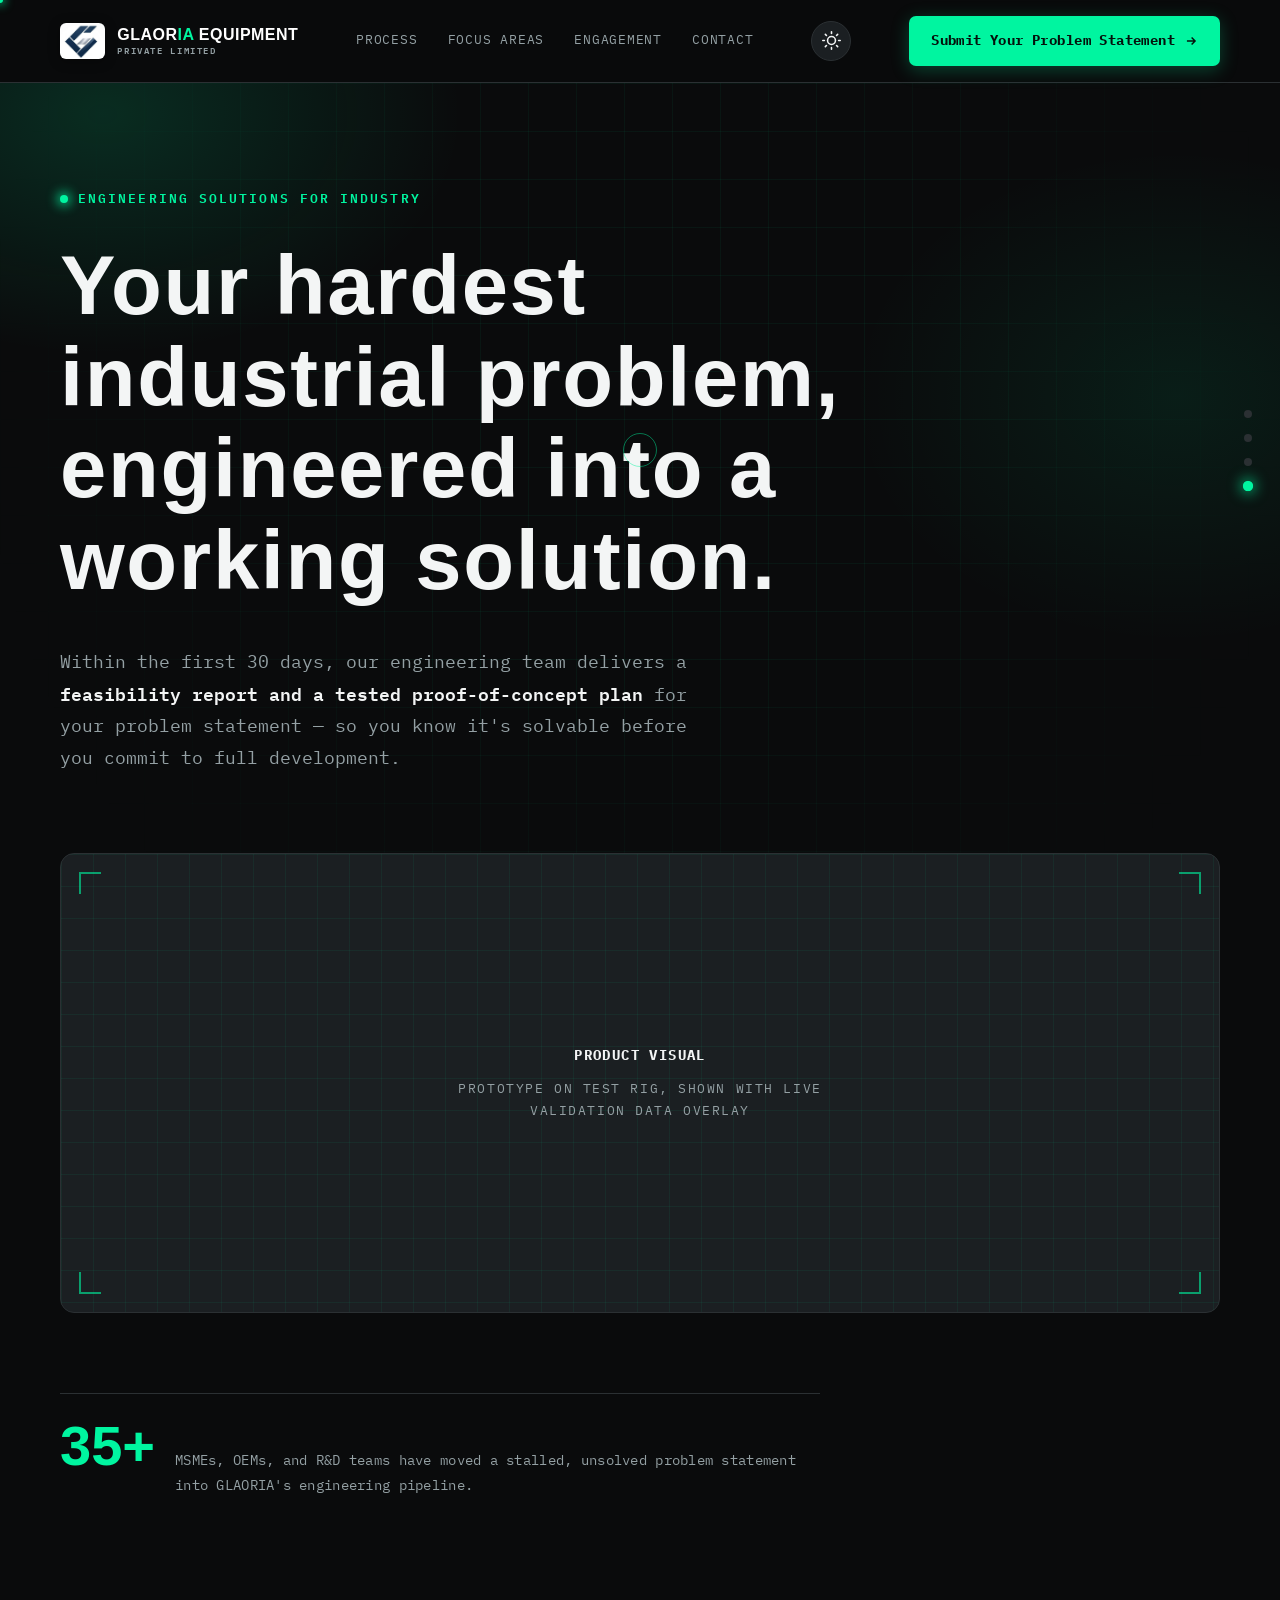
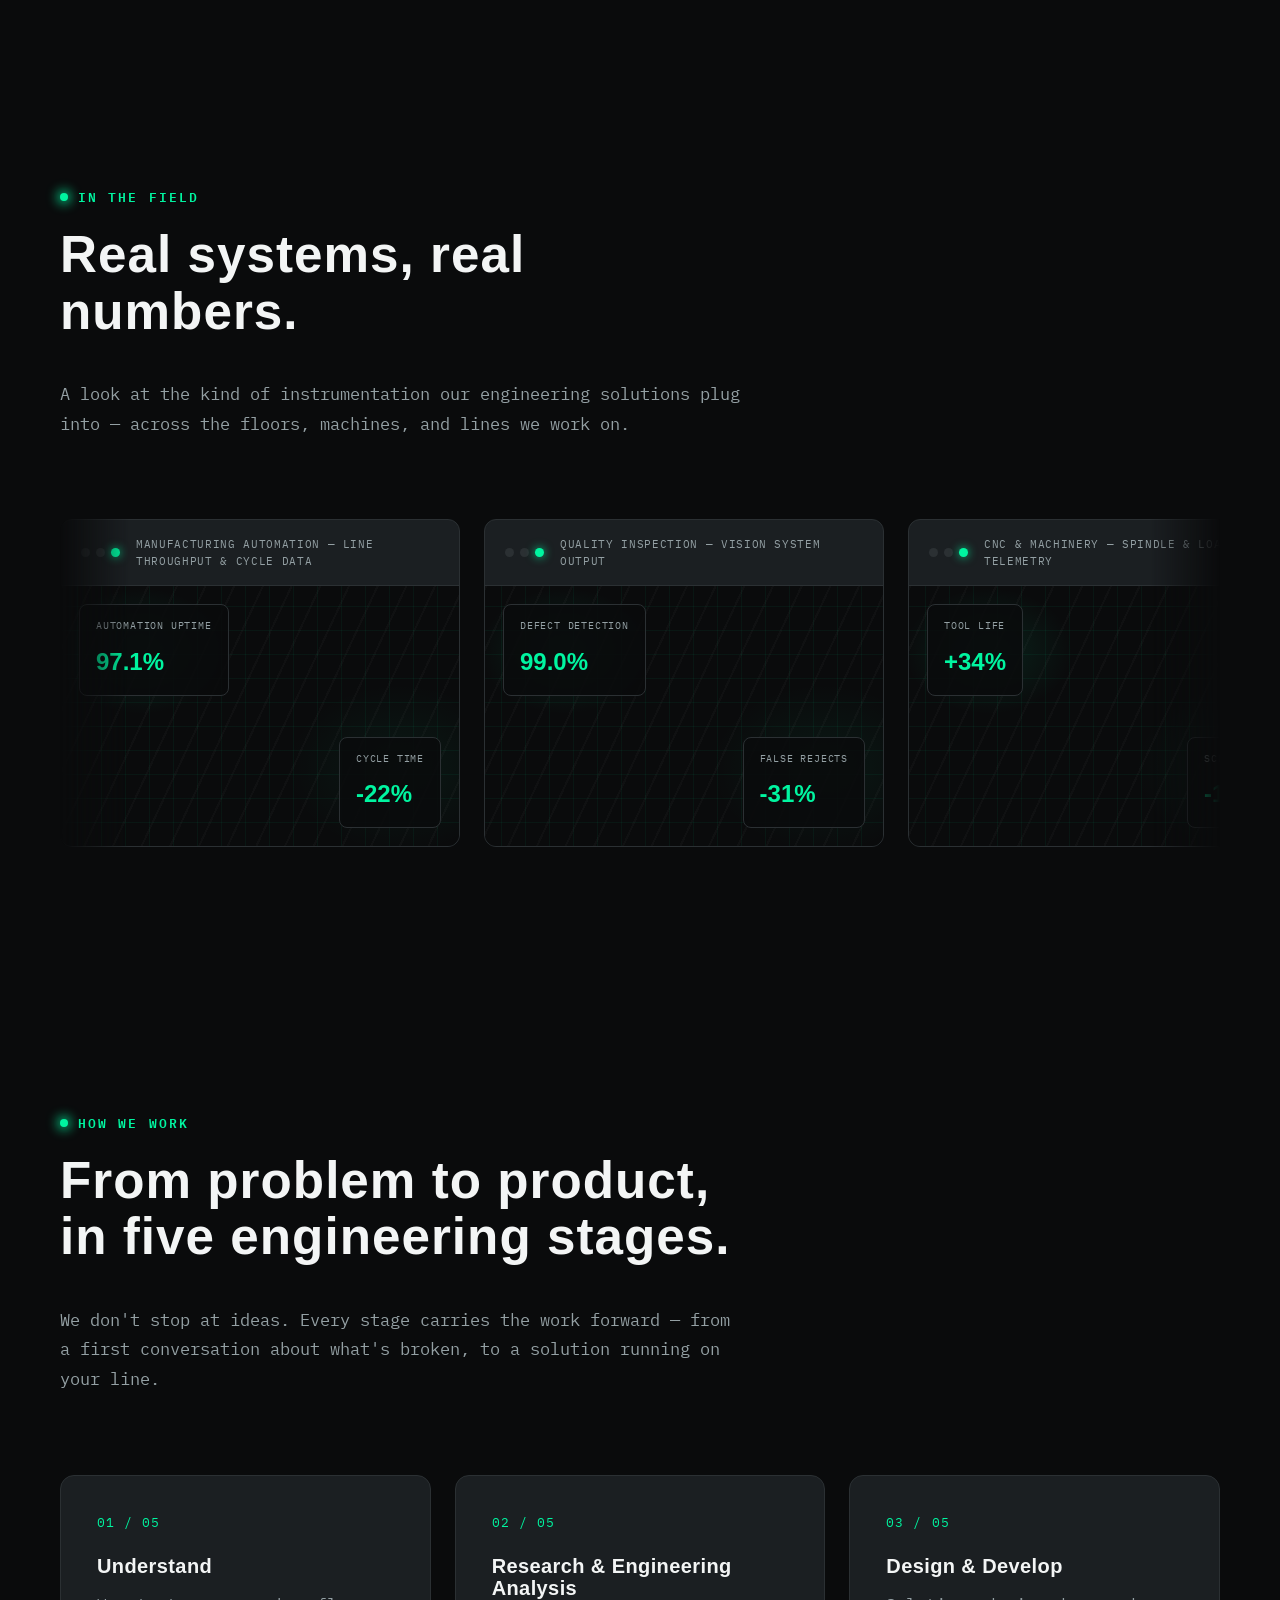
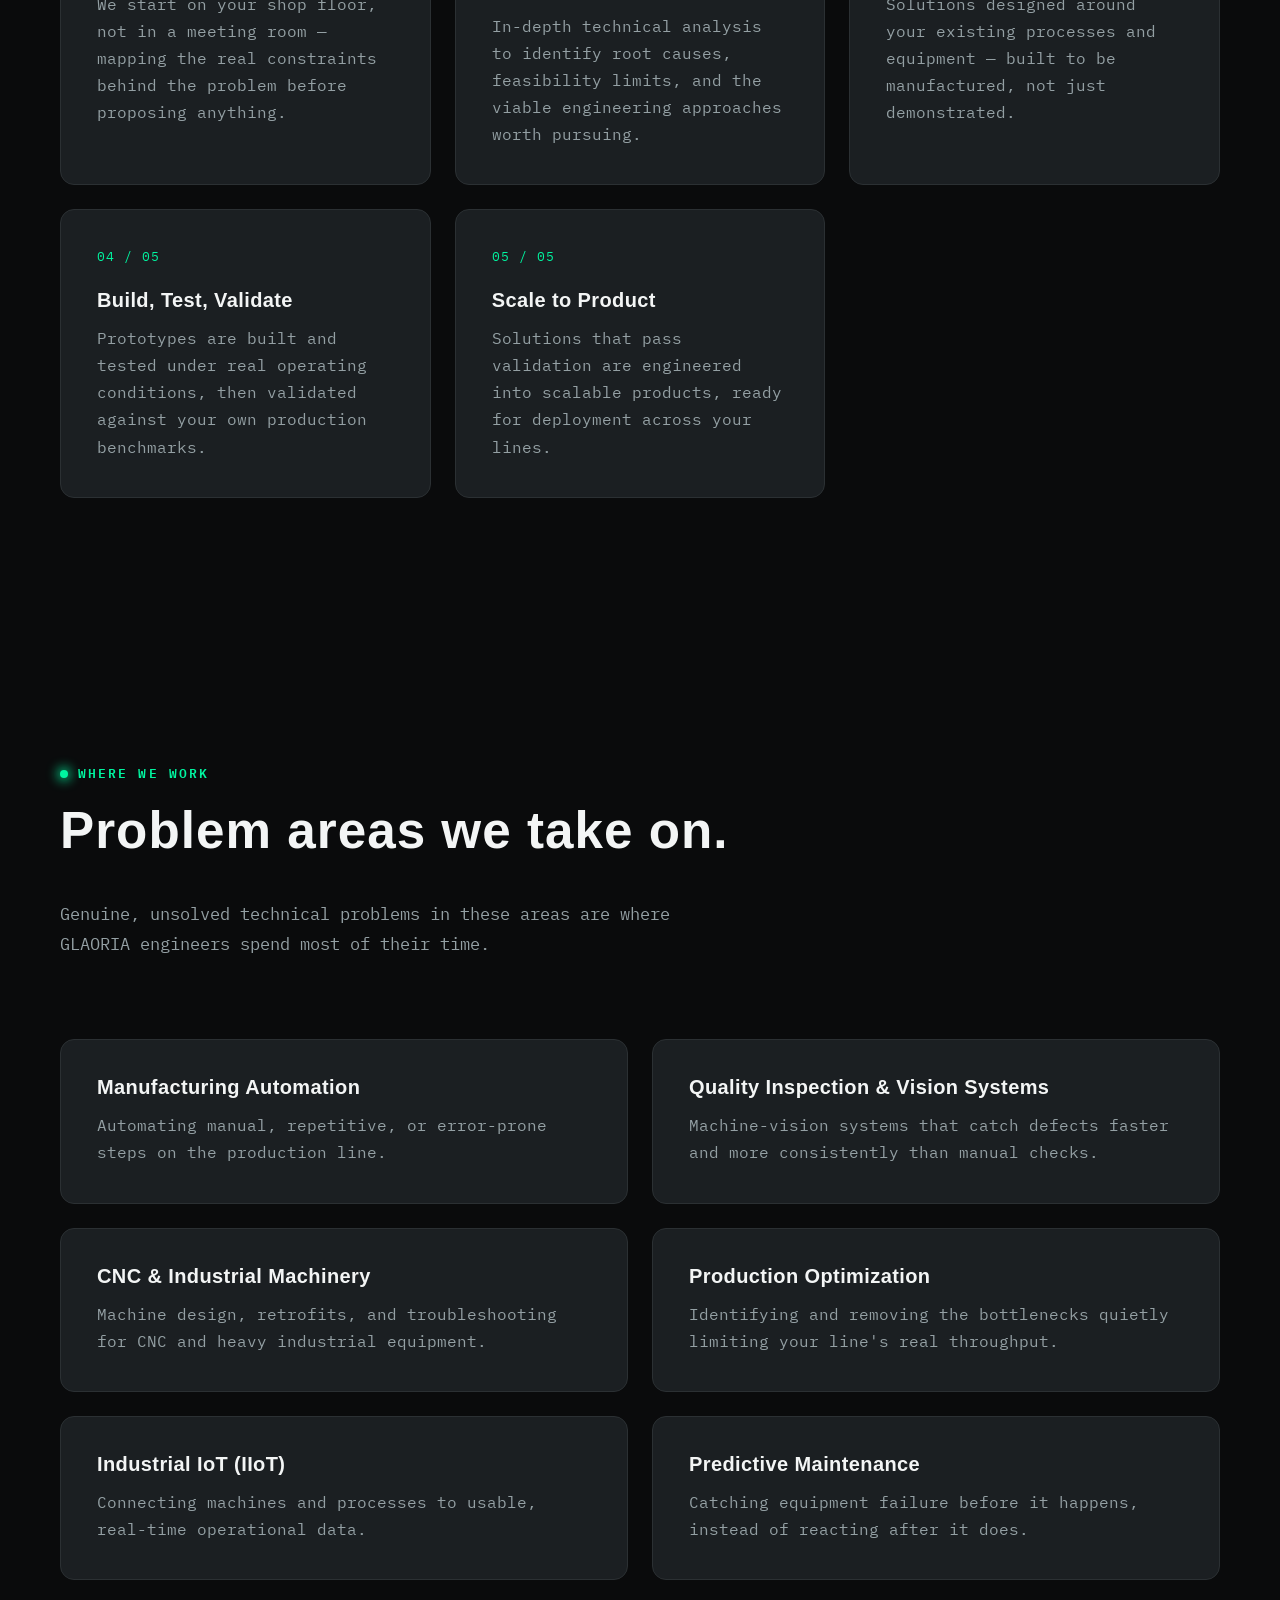
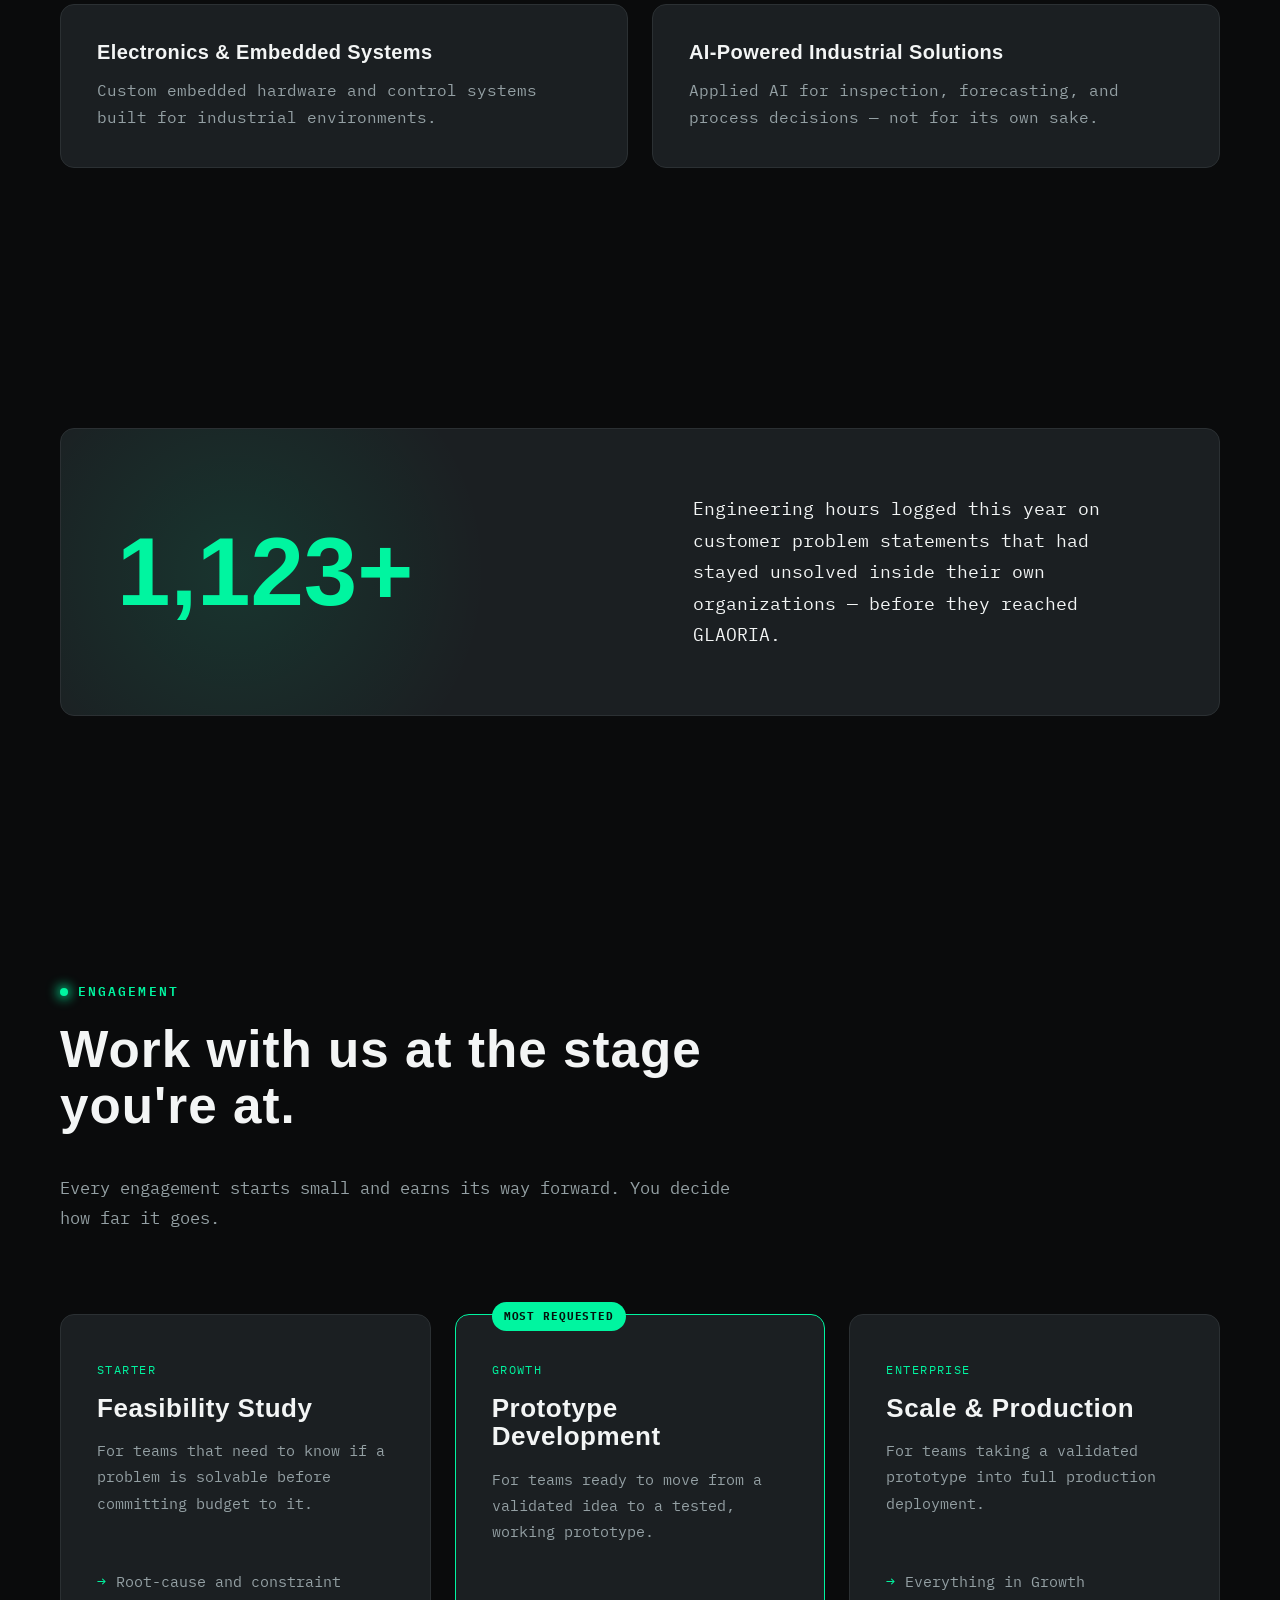
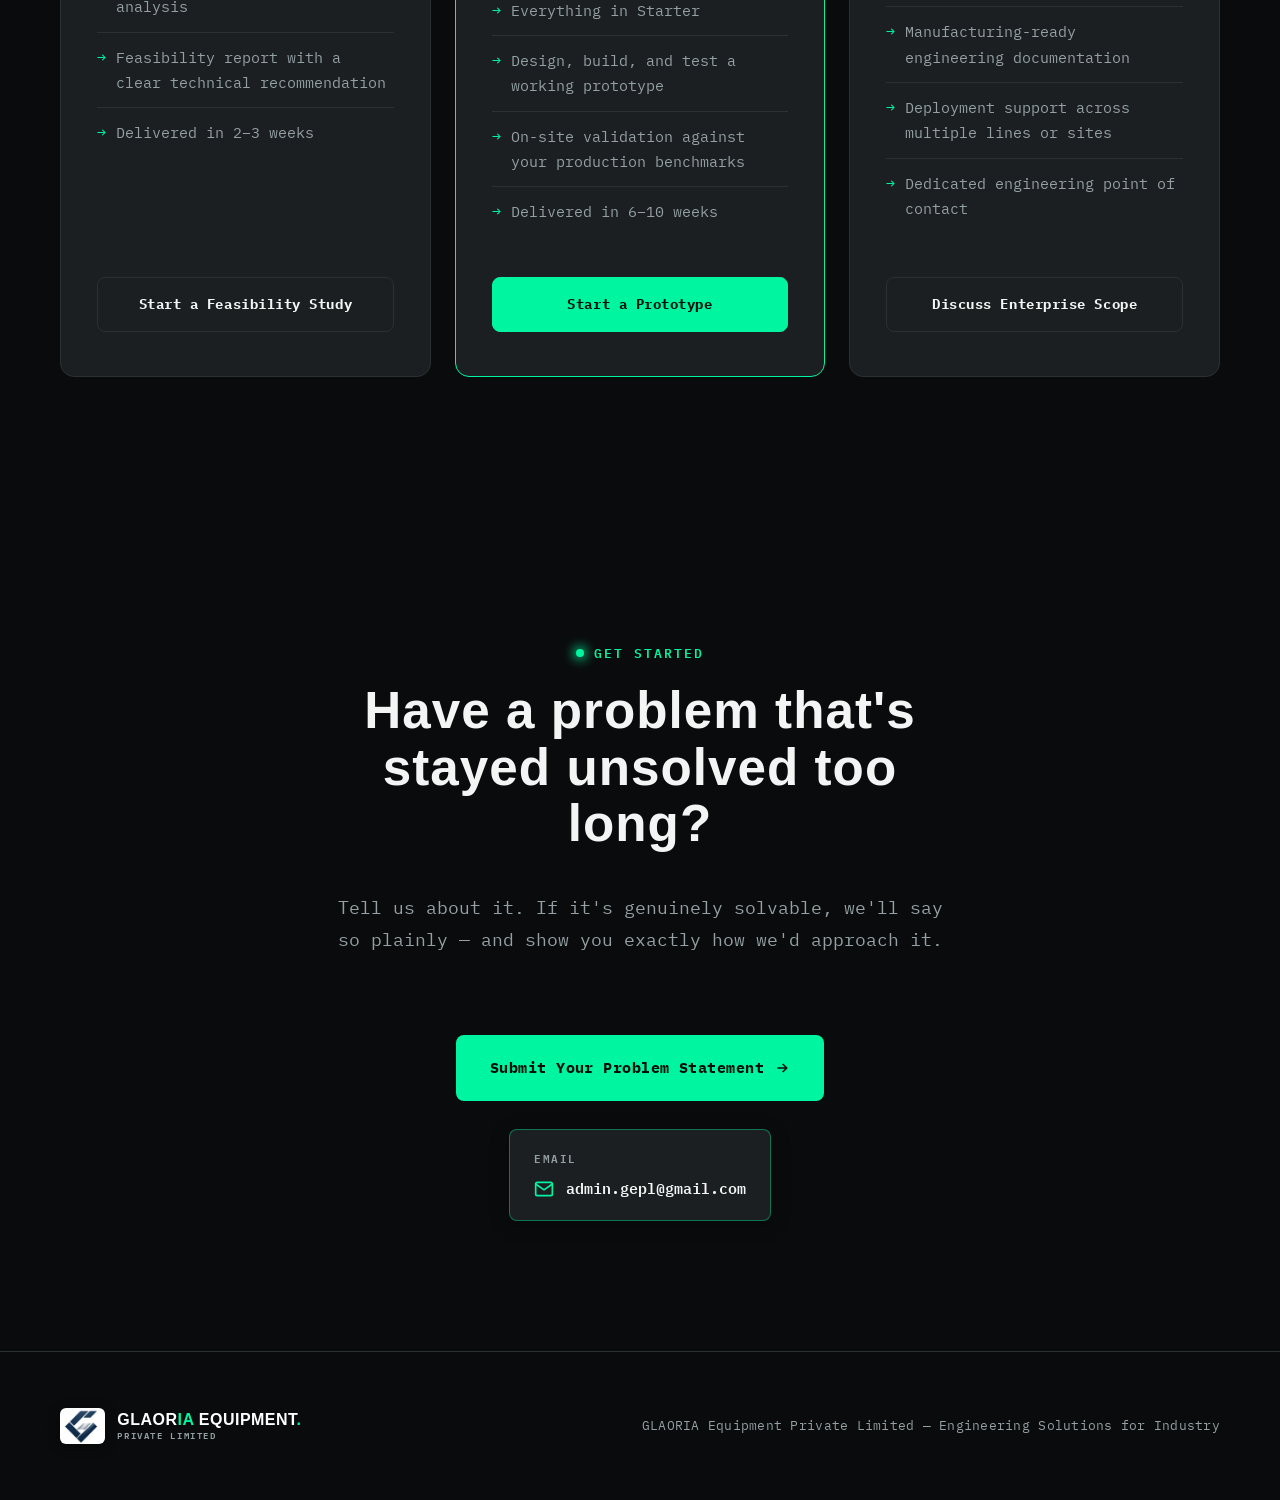
<file: index.html>
<!DOCTYPE html>
<html lang="en">
<head>
<meta charset="UTF-8">
<meta name="viewport" content="width=device-width, initial-scale=1.0">
<title>GLAORIA Equipment Private Limited — Engineering Solutions for Industry</title>
<link rel="preconnect" href="https://fonts.googleapis.com">
<link rel="preconnect" href="https://fonts.gstatic.com" crossorigin>
<link href="https://fonts.googleapis.com/css2?family=IBM+Plex+Mono:wght@400;500;600;700&display=swap" rel="stylesheet">
<link rel="stylesheet" href="https://api.fontshare.com/v2/css?f[]=clash-display@800,900&display=swap">
<link rel="stylesheet" href="./base.css">
<link rel="stylesheet" href="./landing.css">
<script>
  (function() {
    const saved = localStorage.getItem('glaoria-theme') || 'dark';
    document.documentElement.setAttribute('data-theme', saved);
  })();
</script>
</head>
<body>

<div id="scrollProgress"></div>
<div class="dot-nav" id="dotNav"></div>

<nav>
  <div class="nav-inner">
    <a href="index.html" class="logo">
      <img src="./logo.png" alt="GLAORIA Equipment Private Limited Logo" class="logo-icon">
      <span class="logo-text">
        <span class="logo-main-line">
          <span class="part-white">GLAOR</span><span class="part-green">IA</span>&nbsp;<span class="part-white">EQUIPMENT</span>
        </span>
        <span class="logo-sub-line">Private Limited</span>
      </span>
    </a>
    <div class="nav-links">
      <a href="#process">Process</a>
      <a href="#focus">Focus Areas</a>
      <a href="#engagement">Engagement</a>
      <a href="#contact">Contact</a>
    </div>
    <button class="theme-toggle" id="themeToggle" aria-label="Toggle Theme" title="Toggle Dark/Light Theme">
      <svg class="icon-sun" viewBox="0 0 24 24" fill="none" stroke="currentColor" stroke-width="2" stroke-linecap="round" stroke-linejoin="round"><circle cx="12" cy="12" r="5"></circle><line x1="12" y1="1" x2="12" y2="3"></line><line x1="12" y1="21" x2="12" y2="23"></line><line x1="4.22" y1="4.22" x2="5.64" y2="5.64"></line><line x1="18.36" y1="18.36" x2="19.78" y2="19.78"></line><line x1="1" y1="12" x2="3" y2="12"></line><line x1="21" y1="12" x2="23" y2="12"></line><line x1="4.22" y1="19.78" x2="5.64" y2="18.36"></line><line x1="18.36" y1="5.64" x2="19.78" y2="4.22"></line></svg>
      <svg class="icon-moon" viewBox="0 0 24 24" fill="none" stroke="currentColor" stroke-width="2" stroke-linecap="round" stroke-linejoin="round"><path d="M21 12.79A9 9 0 1 1 11.21 3 7 7 0 0 0 21 12.79z"></path></svg>
    </button>
    <a class="nav-cta" href="glaoria-enquiry.html">
      <span class="label">Submit Your Problem Statement</span>
      <svg viewBox="0 0 24 24" fill="none" stroke="currentColor" stroke-width="2.5"><path d="M5 12h14M13 6l6 6-6 6"/></svg>
    </a>
  </div>
</nav>

<main>

  <!-- HERO -->
  <section class="hero">
    <div class="aurora"></div>
    <div class="blueprint-grid"></div>
    <div class="container hero-inner">
      <span class="eyebrow decode">Engineering Solutions For Industry</span>
      <h1 class="hero-head">Your hardest industrial problem, engineered into a working solution.</h1>
      <p class="hero-sub">Within the first 30 days, our engineering team delivers a <b>feasibility report and a tested proof-of-concept plan</b> for your problem statement — so you know it's solvable before you commit to full development.</p>

      <div class="visual-slot" id="visualSlot">
        <div class="tick tl"></div><div class="tick tr"></div><div class="tick bl"></div><div class="tick br"></div>
        <div class="reticle" id="reticle"></div>
        <div class="visual-label">
          <strong>Product Visual</strong>
          Prototype on test rig, shown with live validation data overlay
        </div>
      </div>

      <div class="hero-trust">
        <div class="stat count">35+</div>
        <p>MSMEs, OEMs, and R&D teams have moved a stalled, unsolved problem statement into GLAORIA's engineering pipeline.</p>
      </div>
    </div>
  </section>

  <!-- SCROLLING VISUALS -->
  <section class="viz-section">
    <div class="container">
      <div class="section-head">
        <span class="eyebrow">In The Field</span>
        <h2>Real systems, real numbers.</h2>
        <p>A look at the kind of instrumentation our engineering solutions plug into — across the floors, machines, and lines we work on.</p>
      </div>

      <div class="marquee-wrap">
        <div class="marquee-track" id="marqueeTrack">
          <!-- set A -->
          <div class="viz-card">
            <div class="viz-chrome"><div class="viz-dots"><span></span><span></span><span></span></div><div class="viz-chrome-label">Manufacturing Automation — Line Throughput &amp; Cycle Data</div></div>
            <div class="viz-screen">
              <div class="viz-callout c-a"><div class="cl">Automation Uptime</div><div class="cv count">97.2%</div></div>
              <div class="viz-callout c-b"><div class="cl">Cycle Time</div><div class="cv count">-22%</div></div>
            </div>
          </div>
          <div class="viz-card">
            <div class="viz-chrome"><div class="viz-dots"><span></span><span></span><span></span></div><div class="viz-chrome-label">Quality Inspection — Vision System Output</div></div>
            <div class="viz-screen">
              <div class="viz-callout c-a"><div class="cl">Defect Detection</div><div class="cv count">99.1%</div></div>
              <div class="viz-callout c-b"><div class="cl">False Rejects</div><div class="cv count">-31%</div></div>
            </div>
          </div>
          <div class="viz-card">
            <div class="viz-chrome"><div class="viz-dots"><span></span><span></span><span></span></div><div class="viz-chrome-label">CNC &amp; Machinery — Spindle &amp; Load Telemetry</div></div>
            <div class="viz-screen">
              <div class="viz-callout c-a"><div class="cl">Tool Life</div><div class="cv count">+34%</div></div>
              <div class="viz-callout c-b"><div class="cl">Scrap Rate</div><div class="cv count">-19%</div></div>
            </div>
          </div>
          <div class="viz-card">
            <div class="viz-chrome"><div class="viz-dots"><span></span><span></span><span></span></div><div class="viz-chrome-label">Industrial IoT — Connected Sensor Network</div></div>
            <div class="viz-screen">
              <div class="viz-callout c-a"><div class="cl">Connected Sensors</div><div class="cv count">1,240</div></div>
              <div class="viz-callout c-b"><div class="cl">Data Uptime</div><div class="cv count">99.6%</div></div>
            </div>
          </div>
          <div class="viz-card">
            <div class="viz-chrome"><div class="viz-dots"><span></span><span></span><span></span></div><div class="viz-chrome-label">Predictive Maintenance — Failure Risk Model</div></div>
            <div class="viz-screen">
              <div class="viz-callout c-a"><div class="cl">Unplanned Downtime</div><div class="cv count">-38%</div></div>
              <div class="viz-callout c-b"><div class="cl">MTBF</div><div class="cv count">+27%</div></div>
            </div>
          </div>
          <div class="viz-card">
            <div class="viz-chrome"><div class="viz-dots"><span></span><span></span><span></span></div><div class="viz-chrome-label">Embedded Systems — Control Board Diagnostics</div></div>
            <div class="viz-screen">
              <div class="viz-callout c-a"><div class="cl">Response Latency</div><div class="cv count">4.2ms</div></div>
              <div class="viz-callout c-b"><div class="cl">Field Failures</div><div class="cv count">-44%</div></div>
            </div>
          </div>
          <!-- set B (duplicate for seamless loop) -->
          <div class="viz-card" aria-hidden="true">
            <div class="viz-chrome"><div class="viz-dots"><span></span><span></span><span></span></div><div class="viz-chrome-label">Manufacturing Automation — Line Throughput &amp; Cycle Data</div></div>
            <div class="viz-screen">
              <div class="viz-callout c-a"><div class="cl">Automation Uptime</div><div class="cv">97.2%</div></div>
              <div class="viz-callout c-b"><div class="cl">Cycle Time</div><div class="cv">-22%</div></div>
            </div>
          </div>
          <div class="viz-card" aria-hidden="true">
            <div class="viz-chrome"><div class="viz-dots"><span></span><span></span><span></span></div><div class="viz-chrome-label">Quality Inspection — Vision System Output</div></div>
            <div class="viz-screen">
              <div class="viz-callout c-a"><div class="cl">Defect Detection</div><div class="cv">99.1%</div></div>
              <div class="viz-callout c-b"><div class="cl">False Rejects</div><div class="cv">-31%</div></div>
            </div>
          </div>
          <div class="viz-card" aria-hidden="true">
            <div class="viz-chrome"><div class="viz-dots"><span></span><span></span><span></span></div><div class="viz-chrome-label">CNC &amp; Machinery — Spindle &amp; Load Telemetry</div></div>
            <div class="viz-screen">
              <div class="viz-callout c-a"><div class="cl">Tool Life</div><div class="cv">+34%</div></div>
              <div class="viz-callout c-b"><div class="cl">Scrap Rate</div><div class="cv">-19%</div></div>
            </div>
          </div>
          <div class="viz-card" aria-hidden="true">
            <div class="viz-chrome"><div class="viz-dots"><span></span><span></span><span></span></div><div class="viz-chrome-label">Industrial IoT — Connected Sensor Network</div></div>
            <div class="viz-screen">
              <div class="viz-callout c-a"><div class="cl">Connected Sensors</div><div class="cv">1,240</div></div>
              <div class="viz-callout c-b"><div class="cl">Data Uptime</div><div class="cv">99.6%</div></div>
            </div>
          </div>
          <div class="viz-card" aria-hidden="true">
            <div class="viz-chrome"><div class="viz-dots"><span></span><span></span><span></span></div><div class="viz-chrome-label">Predictive Maintenance — Failure Risk Model</div></div>
            <div class="viz-screen">
              <div class="viz-callout c-a"><div class="cl">Unplanned Downtime</div><div class="cv">-38%</div></div>
              <div class="viz-callout c-b"><div class="cl">MTBF</div><div class="cv">+27%</div></div>
            </div>
          </div>
          <div class="viz-card" aria-hidden="true">
            <div class="viz-chrome"><div class="viz-dots"><span></span><span></span><span></span></div><div class="viz-chrome-label">Embedded Systems — Control Board Diagnostics</div></div>
            <div class="viz-screen">
              <div class="viz-callout c-a"><div class="cl">Response Latency</div><div class="cv">4.2ms</div></div>
              <div class="viz-callout c-b"><div class="cl">Field Failures</div><div class="cv">-44%</div></div>
            </div>
          </div>
        </div>
      </div>
    </div>
  </section>

  <!-- PROCESS -->
  <section id="process">
    <div class="container">
      <div class="section-head">
        <span class="eyebrow">How We Work</span>
        <h2>From problem to product, in five engineering stages.</h2>
        <p>We don't stop at ideas. Every stage carries the work forward — from a first conversation about what's broken, to a solution running on your line.</p>
      </div>

      <div class="bento process-grid">
        <div class="card step">
          <div class="num">01 / 05</div>
          <h3>Understand</h3>
          <p>We start on your shop floor, not in a meeting room — mapping the real constraints behind the problem before proposing anything.</p>
        </div>
        <div class="card step">
          <div class="num">02 / 05</div>
          <h3>Research &amp; Engineering Analysis</h3>
          <p>In-depth technical analysis to identify root causes, feasibility limits, and the viable engineering approaches worth pursuing.</p>
        </div>
        <div class="card step">
          <div class="num">03 / 05</div>
          <h3>Design &amp; Develop</h3>
          <p>Solutions designed around your existing processes and equipment — built to be manufactured, not just demonstrated.</p>
        </div>
        <div class="card step">
          <div class="num">04 / 05</div>
          <h3>Build, Test, Validate</h3>
          <p>Prototypes are built and tested under real operating conditions, then validated against your own production benchmarks.</p>
        </div>
        <div class="card step">
          <div class="num">05 / 05</div>
          <h3>Scale to Product</h3>
          <p>Solutions that pass validation are engineered into scalable products, ready for deployment across your lines.</p>
        </div>
      </div>
    </div>
  </section>

  <!-- FOCUS AREAS -->
  <section id="focus">
    <div class="container">
      <div class="section-head">
        <span class="eyebrow">Where We Work</span>
        <h2>Problem areas we take on.</h2>
        <p>Genuine, unsolved technical problems in these areas are where GLAORIA engineers spend most of their time.</p>
      </div>

      <div class="bento focus-grid">
        <div class="card"><h3>Manufacturing Automation</h3><p>Automating manual, repetitive, or error-prone steps on the production line.</p></div>
        <div class="card"><h3>Quality Inspection &amp; Vision Systems</h3><p>Machine-vision systems that catch defects faster and more consistently than manual checks.</p></div>
        <div class="card"><h3>CNC &amp; Industrial Machinery</h3><p>Machine design, retrofits, and troubleshooting for CNC and heavy industrial equipment.</p></div>
        <div class="card"><h3>Production Optimization</h3><p>Identifying and removing the bottlenecks quietly limiting your line's real throughput.</p></div>
        <div class="card"><h3>Industrial IoT (IIoT)</h3><p>Connecting machines and processes to usable, real-time operational data.</p></div>
        <div class="card"><h3>Predictive Maintenance</h3><p>Catching equipment failure before it happens, instead of reacting after it does.</p></div>
        <div class="card"><h3>Electronics &amp; Embedded Systems</h3><p>Custom embedded hardware and control systems built for industrial environments.</p></div>
        <div class="card"><h3>AI-Powered Industrial Solutions</h3><p>Applied AI for inspection, forecasting, and process decisions — not for its own sake.</p></div>
      </div>
    </div>
  </section>

  <!-- STAT BAND -->
  <section>
    <div class="container">
      <div class="stat-band">
        <div class="big-num count">1,200+</div>
        <p>Engineering hours logged this year on customer problem statements that had stayed unsolved inside their own organizations — before they reached GLAORIA.</p>
      </div>
    </div>
  </section>

  <!-- ENGAGEMENT / TIERS -->
  <section id="engagement">
    <div class="container">
      <div class="section-head">
        <span class="eyebrow">Engagement</span>
        <h2>Work with us at the stage you're at.</h2>
        <p>Every engagement starts small and earns its way forward. You decide how far it goes.</p>
      </div>

      <div class="tiers">
        <div class="tier">
          <div class="tier-eyebrow">Starter</div>
          <h3>Feasibility Study</h3>
          <p class="desc">For teams that need to know if a problem is solvable before committing budget to it.</p>
          <ul>
            <li>Root-cause and constraint analysis</li>
            <li>Feasibility report with a clear technical recommendation</li>
            <li>Delivered in 2–3 weeks</li>
          </ul>
          <a class="tier-cta" href="glaoria-enquiry.html?type=feasibility">Start a Feasibility Study</a>
        </div>

        <div class="tier featured">
          <div class="tier-eyebrow">Growth</div>
          <h3>Prototype Development</h3>
          <p class="desc">For teams ready to move from a validated idea to a tested, working prototype.</p>
          <ul>
            <li>Everything in Starter</li>
            <li>Design, build, and test a working prototype</li>
            <li>On-site validation against your production benchmarks</li>
            <li>Delivered in 6–10 weeks</li>
          </ul>
          <a class="tier-cta" href="glaoria-enquiry.html?type=prototype">Start a Prototype</a>
        </div>

        <div class="tier">
          <div class="tier-eyebrow">Enterprise</div>
          <h3>Scale &amp; Production</h3>
          <p class="desc">For teams taking a validated prototype into full production deployment.</p>
          <ul>
            <li>Everything in Growth</li>
            <li>Manufacturing-ready engineering documentation</li>
            <li>Deployment support across multiple lines or sites</li>
            <li>Dedicated engineering point of contact</li>
          </ul>
          <a class="tier-cta" href="glaoria-enquiry.html?type=enterprise">Discuss Enterprise Scope</a>
        </div>
      </div>
    </div>
  </section>

  <!-- CLOSING -->
  <section id="contact" class="closing">
    <div class="container closing-inner">
      <span class="eyebrow">Get Started</span>
      <h2>Have a problem that's stayed unsolved too long?</h2>
      <p>Tell us about it. If it's genuinely solvable, we'll say so plainly — and show you exactly how we'd approach it.</p>
      <a class="closing-cta" href="glaoria-enquiry.html">
        Submit Your Problem Statement
        <svg width="16" height="16" viewBox="0 0 24 24" fill="none" stroke="currentColor" stroke-width="2.5"><path d="M5 12h14M13 6l6 6-6 6"/></svg>
      </a>
      <div class="simple-email-box">
        <span class="email-label">EMAIL</span>
        <div class="email-row">
          <svg class="email-icon" viewBox="0 0 24 24" fill="none" stroke="currentColor" stroke-width="2" stroke-linecap="round" stroke-linejoin="round">
            <path d="M4 4h16c1.1 0 2 .9 2 2v12c0 1.1-.9 2-2 2H4c-1.1 0-2-.9-2-2V6c0-1.1.9-2 2-2z"/>
            <polyline points="22,6 12,13 2,6"/>
          </svg>
          <a href="mailto:admin.gepl@gmail.com" class="email-link">admin.gepl@gmail.com</a>
        </div>
      </div>
    </div>
  </section>

</main>

<footer>
  <div class="container footer-inner">
    <div class="logo">
      <img src="./logo.png" alt="GLAORIA Logo" class="logo-icon">
      <span class="logo-text">
        <span class="logo-main-line">
          <span class="part-white">GLAOR</span><span class="part-green">IA</span>&nbsp;<span class="part-white">EQUIPMENT</span><span class="logo-dot">.</span>
        </span>
        <span class="logo-sub-line">Private Limited</span>
      </span>
    </div>
    <div class="footer-meta">GLAORIA Equipment Private Limited — Engineering Solutions for Industry</div>
  </div>
</footer>

<script src="./landing.js" defer></script>

</body>
</html>
</file>
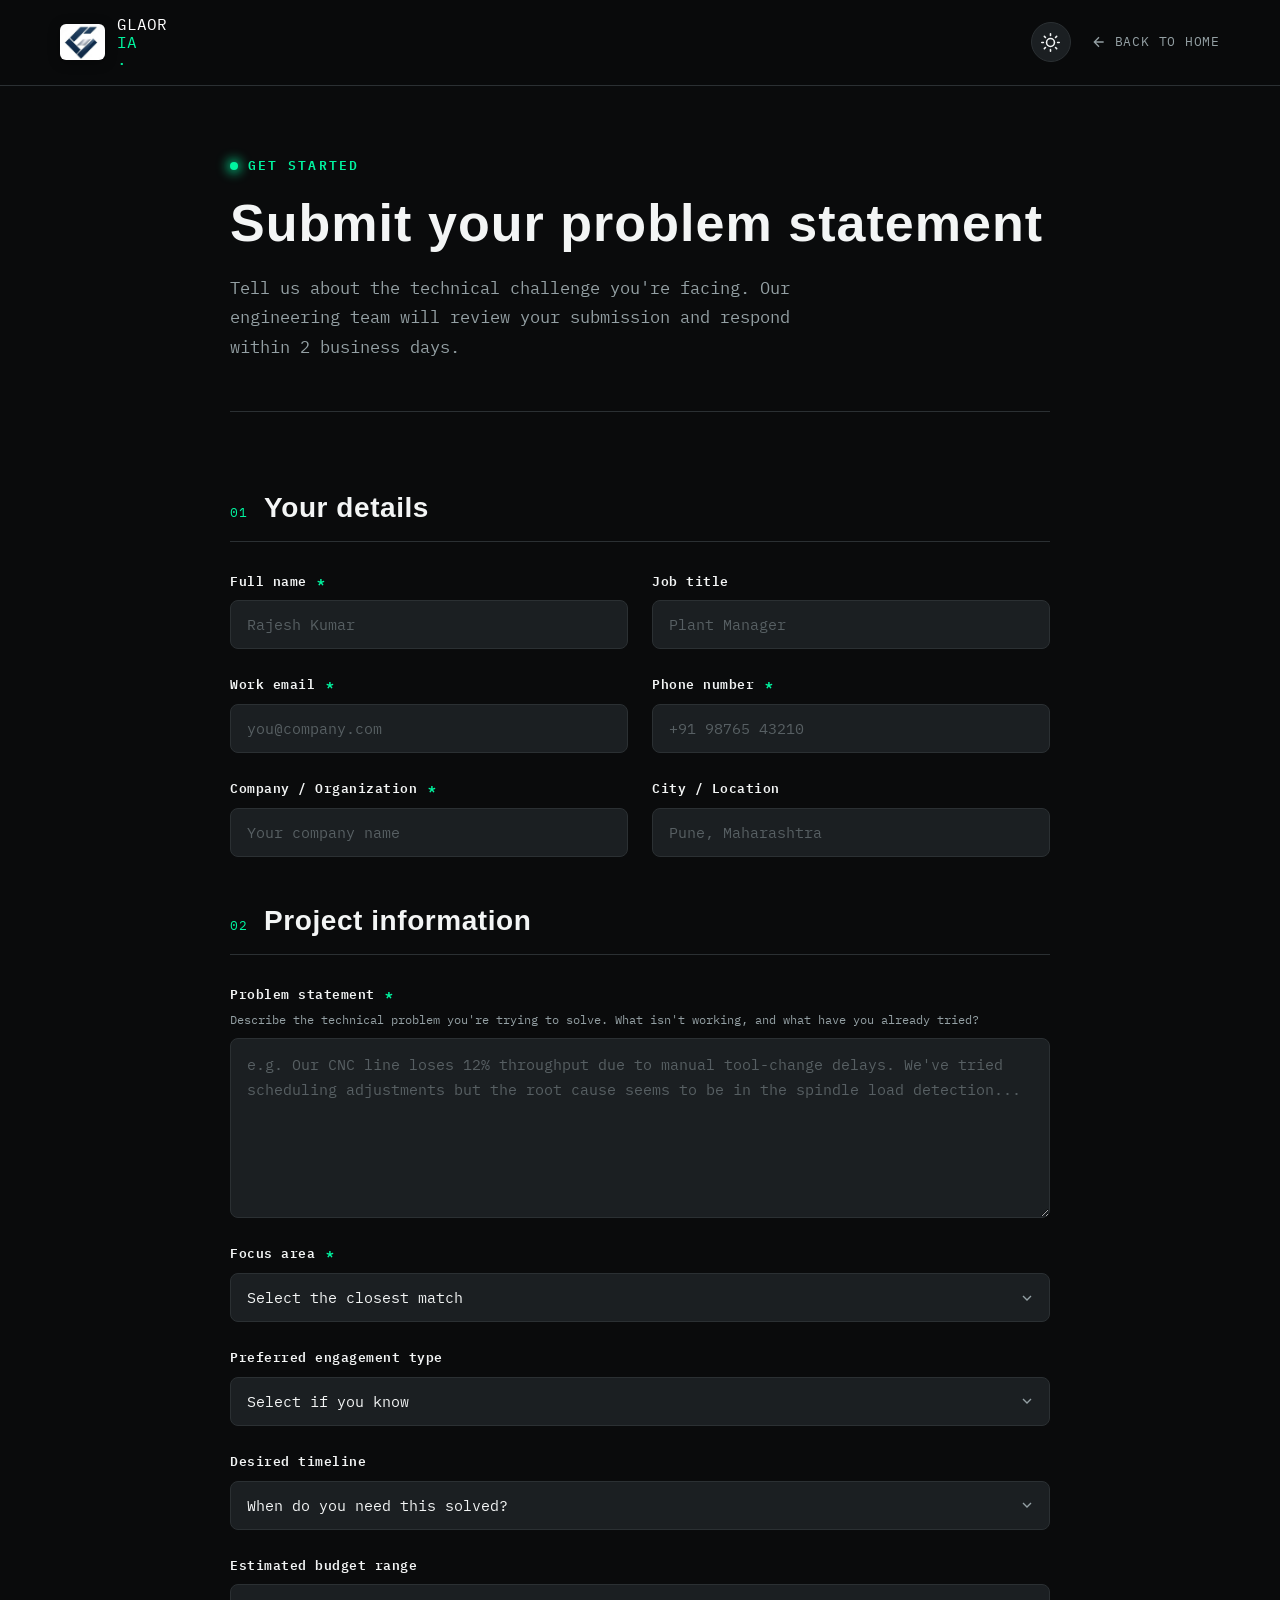
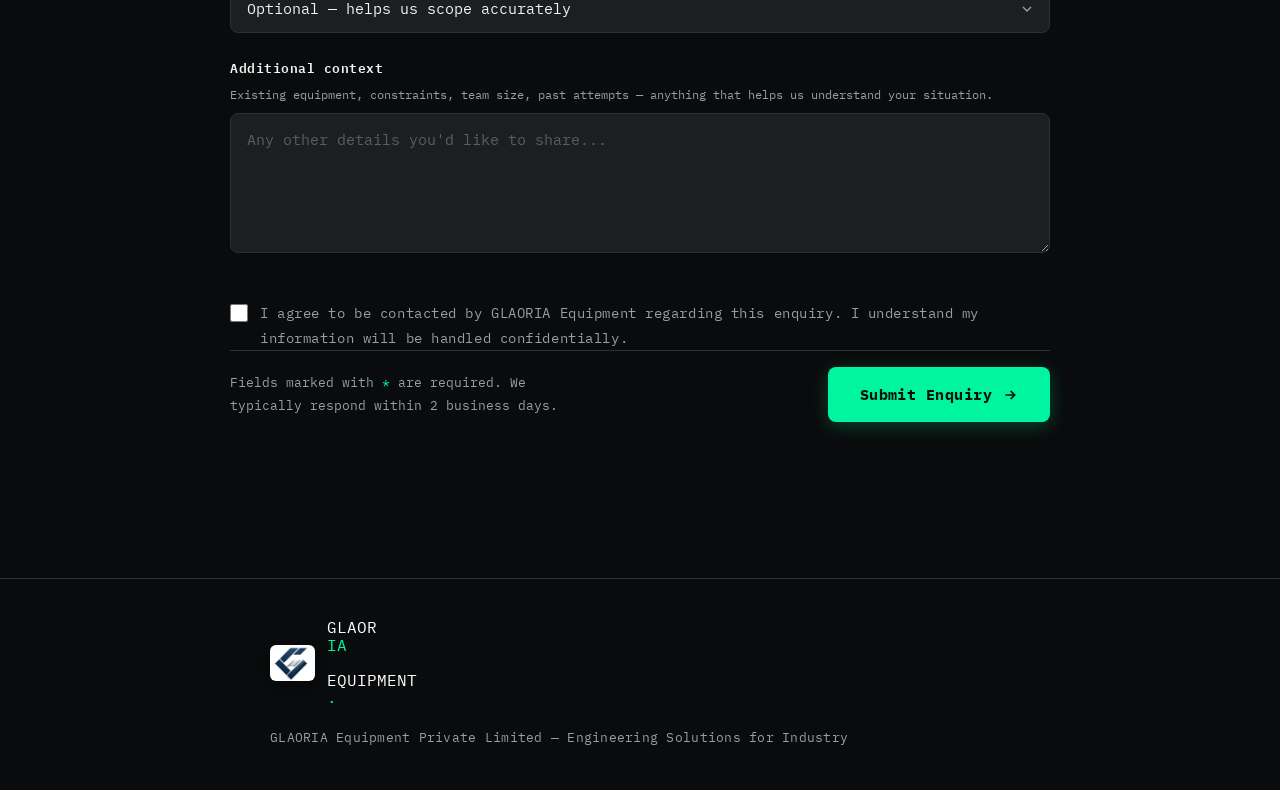
<file: glaoria-enquiry.html>
<!DOCTYPE html>
<html lang="en">
<head>
<meta charset="UTF-8">
<meta name="viewport" content="width=device-width, initial-scale=1.0">
<title>Submit Your Problem Statement — GLAORIA Equipment</title>
<link rel="preconnect" href="https://fonts.googleapis.com">
<link rel="preconnect" href="https://fonts.gstatic.com" crossorigin>
<link href="https://fonts.googleapis.com/css2?family=IBM+Plex+Mono:wght@400;500;600;700&display=swap" rel="stylesheet">
<link rel="stylesheet" href="https://api.fontshare.com/v2/css?f[]=clash-display@800,900&display=swap">
<link rel="stylesheet" href="./base.css">
<link rel="stylesheet" href="./enquiry.css">
<script>
  (function() {
    const saved = localStorage.getItem('glaoria-theme') || 'dark';
    document.documentElement.setAttribute('data-theme', saved);
  })();
</script>

<!-- Google Analytics 4 (Replace G-XXXXXXXXXX with your actual Measurement ID) -->
<script async src="https://www.googletagmanager.com/gtag/js?id=G-XXXXXXXXXX"></script>
<script>
  window.dataLayer = window.dataLayer || [];
  function gtag(){dataLayer.push(arguments);}
  gtag('js', new Date());
  gtag('config', 'G-XXXXXXXXXX');
</script>
</head>
<body>

<nav>
  <div class="nav-inner">
    <a href="index.html" class="logo">
      <img src="/logo.png" alt="GLAORIA Logo" class="logo-icon">
      <span class="logo-text">
        <span class="part-white">GLAOR</span><span class="part-green">IA</span><span class="logo-dot">.</span>
      </span>
    </a>
    <div style="display:flex; align-items:center; gap:20px;">
      <button class="theme-toggle" id="themeToggle" aria-label="Toggle Theme" title="Toggle Dark/Light Theme">
        <svg class="icon-sun" viewBox="0 0 24 24" fill="none" stroke="currentColor" stroke-width="2" stroke-linecap="round" stroke-linejoin="round"><circle cx="12" cy="12" r="5"></circle><line x1="12" y1="1" x2="12" y2="3"></line><line x1="12" y1="21" x2="12" y2="23"></line><line x1="4.22" y1="4.22" x2="5.64" y2="5.64"></line><line x1="18.36" y1="18.36" x2="19.78" y2="19.78"></line><line x1="1" y1="12" x2="3" y2="12"></line><line x1="21" y1="12" x2="23" y2="12"></line><line x1="4.22" y1="19.78" x2="5.64" y2="18.36"></line><line x1="18.36" y1="5.64" x2="19.78" y2="4.22"></line></svg>
        <svg class="icon-moon" viewBox="0 0 24 24" fill="none" stroke="currentColor" stroke-width="2" stroke-linecap="round" stroke-linejoin="round"><path d="M21 12.79A9 9 0 1 1 11.21 3 7 7 0 0 0 21 12.79z"></path></svg>
      </button>
      <a href="index.html" class="back-link">
        <svg viewBox="0 0 24 24" fill="none" stroke="currentColor" stroke-width="2"><path d="M19 12H5M12 19l-7-7 7-7"/></svg>
        Back to Home
      </a>
    </div>
  </div>
</nav>

<main>
  <div class="container page-header">
    <span class="eyebrow">Get Started</span>
    <h1>Submit your problem statement</h1>
    <p>Tell us about the technical challenge you're facing. Our engineering team will review your submission and respond within 2 business days.</p>
  </div>

  <form class="enquiry-form container" id="enquiryForm" action="https://api.web3forms.com/submit" method="POST" novalidate>

    <!-- Web3Forms Configuration -->
    <input type="hidden" name="access_key" value="da037ad2-fd8d-44ca-8609-2f57b8a2f24e">
    <input type="hidden" name="from_name" value="GLAORIA Equipment">
    <input type="hidden" name="subject" value="We received your enquiry — GLAORIA Equipment">
    <input type="hidden" name="replyto" value="%email%">
    
    <!-- Honeypot (Spam Bots fill this out, human users don't) -->
    <input type="checkbox" name="botcheck" class="hidden" style="display: none;">

    <!-- Contact Details -->
    <div class="form-section">
      <div class="section-label">
        <span class="num">01</span>
        <h2>Your details</h2>
      </div>
      <div class="field-grid">
        <div class="field">
          <label for="fullName">Full name <span class="req">*</span></label>
          <input type="text" id="fullName" name="fullName" placeholder="Rajesh Kumar" required autocomplete="name">
        </div>
        <div class="field">
          <label for="jobTitle">Job title</label>
          <input type="text" id="jobTitle" name="jobTitle" placeholder="Plant Manager" autocomplete="organization-title">
        </div>
        <div class="field">
          <label for="email">Work email <span class="req">*</span></label>
          <input type="email" id="email" name="email" placeholder="you@company.com" required autocomplete="email">
        </div>
        <div class="field">
          <label for="phone">Phone number <span class="req">*</span></label>
          <input type="tel" id="phone" name="phone" placeholder="+91 98765 43210" required autocomplete="tel">
        </div>
        <div class="field">
          <label for="company">Company / Organization <span class="req">*</span></label>
          <input type="text" id="company" name="company" placeholder="Your company name" required autocomplete="organization">
        </div>
        <div class="field">
          <label for="location">City / Location</label>
          <input type="text" id="location" name="location" placeholder="Pune, Maharashtra" autocomplete="address-level2">
        </div>
      </div>
    </div>

    <!-- Project Information -->
    <div class="form-section">
      <div class="section-label">
        <span class="num">02</span>
        <h2>Project information</h2>
      </div>
      <div class="field-grid single">
        <div class="field">
          <label for="problemStatement">Problem statement <span class="req">*</span></label>
          <span class="hint">Describe the technical problem you're trying to solve. What isn't working, and what have you already tried?</span>
          <textarea id="problemStatement" name="problemStatement" class="tall" placeholder="e.g. Our CNC line loses 12% throughput due to manual tool-change delays. We've tried scheduling adjustments but the root cause seems to be in the spindle load detection..." required></textarea>
        </div>
        <div class="field">
          <label for="focusArea">Focus area <span class="req">*</span></label>
          <select id="focusArea" name="focusArea" required>
            <option value="" disabled selected>Select the closest match</option>
            <option value="manufacturing-automation">Manufacturing Automation</option>
            <option value="quality-inspection">Quality Inspection &amp; Vision Systems</option>
            <option value="cnc-machinery">CNC &amp; Industrial Machinery</option>
            <option value="production-optimization">Production Optimization</option>
            <option value="industrial-iot">Industrial IoT (IIoT)</option>
            <option value="predictive-maintenance">Predictive Maintenance</option>
            <option value="embedded-systems">Electronics &amp; Embedded Systems</option>
            <option value="ai-industrial">AI-Powered Industrial Solutions</option>
            <option value="other">Other / Not sure</option>
          </select>
        </div>
        <div class="field">
          <label for="engagementType">Preferred engagement type</label>
          <select id="engagementType" name="engagementType">
            <option value="" disabled selected>Select if you know</option>
            <option value="feasibility">Feasibility Study (2–3 weeks)</option>
            <option value="prototype">Prototype Development (6–10 weeks)</option>
            <option value="enterprise">Scale &amp; Production</option>
            <option value="unsure">Not sure yet — need guidance</option>
          </select>
        </div>
        <div class="field">
          <label for="timeline">Desired timeline</label>
          <select id="timeline" name="timeline">
            <option value="" disabled selected>When do you need this solved?</option>
            <option value="urgent">Within 1 month</option>
            <option value="short">1–3 months</option>
            <option value="medium">3–6 months</option>
            <option value="long">6+ months</option>
            <option value="flexible">Flexible / exploring options</option>
          </select>
        </div>
        <div class="field">
          <label for="budget">Estimated budget range</label>
          <select id="budget" name="budget">
            <option value="" disabled selected>Optional — helps us scope accurately</option>
            <option value="under-5l">Under ₹5 Lakhs</option>
            <option value="5l-15l">₹5 – 15 Lakhs</option>
            <option value="15l-50l">₹15 – 50 Lakhs</option>
            <option value="50l-plus">₹50 Lakhs+</option>
            <option value="discuss">Prefer to discuss</option>
          </select>
        </div>
        <!-- <div class="field">
          <label for="attachment">Attach Project Specification / PDF <span class="hint">(Optional, max 5MB)</span></label>
          <input type="file" id="attachment" name="attachment" accept=".pdf">
        </div> --> <!--when we take subscription of web3forms we can use this feature. For now we will not use it.-->
        <div class="field">
          <label for="additionalInfo">Additional context</label>
          <span class="hint">Existing equipment, constraints, team size, past attempts — anything that helps us understand your situation.</span>
          <textarea id="additionalInfo" name="additionalInfo" placeholder="Any other details you'd like to share..."></textarea>
        </div>
      </div>
    </div>

    <!-- Consent & Submit -->
    <div class="form-section">
      <div class="checkbox-field">
        <input type="checkbox" id="consent" name="consent" required>
        <label for="consent">I agree to be contacted by GLAORIA Equipment regarding this enquiry. I understand my information will be handled confidentially.</label>
      </div>

      <div class="form-actions">
        <p class="form-note">Fields marked with <span style="color:var(--accent)">*</span> are required. We typically respond within 2 business days.</p>
        <button type="submit" class="submit-btn">
          Submit Enquiry
          <svg viewBox="0 0 24 24" fill="none" stroke="currentColor" stroke-width="2.5"><path d="M5 12h14M13 6l6 6-6 6"/></svg>
        </button>
      </div>
    </div>

  </form>

  <div class="success-panel container" id="successPanel" aria-live="polite" aria-atomic="true">
    <div class="success-icon">
      <svg viewBox="0 0 24 24" fill="none" stroke="currentColor" stroke-width="2.5"><path d="M20 6L9 17l-5-5"/></svg>
    </div>
    <h2>Enquiry received</h2>
    <p>Thank you for reaching out. Our engineering team will review your problem statement and get back to you within 2 business days.</p>
    <a href="index.html" class="back-home">
      <svg width="16" height="16" viewBox="0 0 24 24" fill="none" stroke="currentColor" stroke-width="2"><path d="M19 12H5M12 19l-7-7 7-7"/></svg>
      Back to Home
    </a>
  </div>
</main>

<footer>
  <div class="container footer-inner">
    <div class="logo" style="font-size:16px">
      <img src="/logo.png" alt="GLAORIA Logo" class="logo-icon">
      <span class="logo-text">
        <span class="part-white">GLAOR</span><span class="part-green">IA</span>&nbsp;<span class="part-white">EQUIPMENT</span><span class="logo-dot">.</span>
      </span>
    </div>
    <div class="footer-meta">GLAORIA Equipment Private Limited — Engineering Solutions for Industry</div>
  </div>
</footer>

<script src="./enquiry.js" defer></script>

</body>
</html>
</file>
<file: base.css>
/* Shared design tokens & base styles */
:root {
  --primary: #0A0B0C;
  --secondary: #1B1F22;
  --secondary-line: #2B3033;
  --accent: #00F5A0;
  --accent-btn-text: #04120C;
  --text-hi: #F3F5F5;
  --text-lo: #94A0A4;
  --nav-bg: rgba(10, 11, 12, 0.85);
  --nav-bg-scrolled: rgba(10, 11, 12, 0.95);
  --shadow-color: rgba(0, 0, 0, 0.4);
}

[data-theme="light"] {
  --primary: #F8FAFC;
  --secondary: #FFFFFF;
  --secondary-line: #E2E8F0;
  --accent: #2563EB;
  --accent-btn-text: #FFFFFF;
  --text-hi: #0F172A;
  --text-lo: #475569;
  --nav-bg: rgba(248, 250, 252, 0.85);
  --nav-bg-scrolled: rgba(248, 250, 252, 0.95);
  --shadow-color: rgba(37, 99, 235, 0.08);
}

* { margin: 0; padding: 0; box-sizing: border-box; }

body {
  background: var(--primary);
  color: var(--text-hi);
  font-family: 'IBM Plex Mono', monospace;
  -webkit-font-smoothing: antialiased;
  transition: background-color 0.3s ease, color 0.3s ease;
}

a { color: inherit; text-decoration: none; }

.logo {
  display: inline-flex;
  align-items: center;
  gap: 12px;
  text-decoration: none;
  color: var(--text-hi);
  transition: opacity 0.2s ease;
  flex-shrink: 0;
}
.logo:hover {
  opacity: 0.95;
}

.logo-icon {
  height: 36px;
  width: auto;
  flex-shrink: 0;
  display: block;
  border-radius: 6px;
  transition: transform 0.3s cubic-bezier(0.16, 1, 0.3, 1), filter 0.3s ease;
  filter: drop-shadow(0 2px 6px rgba(0, 0, 0, 0.4));
}

.logo:hover .logo-icon {
  transform: scale(1.08) rotate(-2deg);
  filter: drop-shadow(0 0 12px rgba(0, 245, 160, 0.5));
}
[data-theme="light"] .logo:hover .logo-icon {
  filter: drop-shadow(0 0 12px rgba(37, 99, 235, 0.5));
}

.logo-text {
  display: flex;
  flex-direction: column;
  justify-content: center;
  line-height: 1.1;
}

.logo-main-line {
  font-family: 'Clash Display', sans-serif;
  font-weight: 900;
  font-size: 16px;
  letter-spacing: 0.03em;
  white-space: nowrap;
}

.logo-sub-line {
  font-family: 'IBM Plex Mono', monospace;
  font-size: 9px;
  font-weight: 600;
  text-transform: uppercase;
  letter-spacing: 0.18em;
  color: var(--text-lo);
  white-space: nowrap;
  margin-top: 3px;
}

.part-white {
  color: #FFFFFF;
}
[data-theme="light"] .part-white {
  color: #0A0B0C;
}

.part-green, .logo span.part-green, .logo-dot {
  color: var(--accent);
}

nav {
  position: sticky;
  top: 0;
  z-index: 40;
  background: var(--nav-bg);
  backdrop-filter: blur(10px);
  border-bottom: 1px solid var(--secondary-line);
  transition: box-shadow 0.25s ease, background 0.25s ease, border-color 0.25s ease;
}
nav.scrolled {
  box-shadow: 0 10px 30px var(--shadow-color);
  background: var(--nav-bg-scrolled);
}

.theme-toggle {
  background: var(--secondary);
  border: 1px solid var(--secondary-line);
  color: var(--text-hi);
  width: 40px;
  height: 40px;
  border-radius: 50%;
  display: inline-flex;
  align-items: center;
  justify-content: center;
  cursor: pointer;
  transition: background 0.25s ease, border-color 0.25s ease, transform 0.2s ease, color 0.25s ease, box-shadow 0.25s ease;
  flex-shrink: 0;
  position: relative;
  outline: none;
}
.theme-toggle:hover {
  border-color: var(--accent);
  color: var(--accent);
  transform: scale(1.08);
  box-shadow: 0 0 14px rgba(0, 245, 160, 0.2);
}
[data-theme="light"] .theme-toggle:hover {
  box-shadow: 0 0 14px rgba(37, 99, 235, 0.2);
}
.theme-toggle svg {
  width: 19px;
  height: 19px;
  transition: transform 0.4s cubic-bezier(0.34, 1.56, 0.64, 1);
}
/* Show Sun icon in dark mode, Moon icon in light mode */
[data-theme="light"] .theme-toggle .icon-sun { display: none; }
[data-theme="light"] .theme-toggle .icon-moon { display: block; }
:root:not([data-theme="light"]) .theme-toggle .icon-sun { display: block; }
:root:not([data-theme="light"]) .theme-toggle .icon-moon { display: none; }

.nav-inner {
  max-width: 1240px;
  margin: 0 auto;
  padding: 16px 40px;
  display: flex;
  align-items: center;
  justify-content: space-between;
  gap: 24px;
}

.eyebrow {
  font-family: 'IBM Plex Mono', monospace;
  font-size: 13px;
  font-weight: 600;
  letter-spacing: 0.16em;
  text-transform: uppercase;
  color: var(--accent);
  display: inline-flex;
  align-items: center;
  gap: 10px;
}
.eyebrow::before {
  content: "";
  width: 8px;
  height: 8px;
  background: var(--accent);
  border-radius: 50%;
  box-shadow: 0 0 12px 2px var(--accent);
  display: inline-block;
  animation: pulse-dot 2s ease-in-out infinite;
}

@keyframes pulse-dot {
  0%, 100% { opacity: 1; box-shadow: 0 0 8px 1px rgba(0, 245, 160, 0.5); }
  50% { opacity: 0.7; box-shadow: 0 0 16px 4px rgba(0, 245, 160, 0.9); }
}

footer {
  border-top: 1px solid var(--secondary-line);
}

.footer-inner {
  display: flex;
  justify-content: space-between;
  align-items: center;
  flex-wrap: wrap;
  gap: 20px;
}

.footer-meta {
  font-size: 13px;
  color: var(--text-lo);
  letter-spacing: 0.02em;
}

:focus-visible {
  outline: 2px solid var(--accent);
  outline-offset: 3px;
}

@media (max-width: 560px) {
  .nav-inner { padding: 18px 24px; }
}
</file>
<file: landing.css>
/* Landing page styles */
:root {
  --section-pad: 130px;
  --block-gap: 80px;
  --para-gap: 40px;
}

html { scroll-behavior: smooth; }

body {
  font-weight: 400;
  font-size: 17px;
  line-height: 1.75;
}

h1, h2, h3 {
  font-family: 'Clash Display', sans-serif;
  font-weight: 900;
  letter-spacing: 0.02em;
  line-height: 1.1;
  color: var(--text-hi);
}

h1 { font-size: clamp(64px, 6.5vw, 92px); font-weight: 900; }
h2 { font-size: clamp(40px, 4vw, 52px); font-weight: 800; }
h3 { font-size: 20px; font-weight: 800; letter-spacing: 0.02em; }

p { color: var(--text-lo); font-size: 17px; line-height: 1.75; }

.container { max-width: 1240px; margin: 0 auto; padding: 0 40px; }

section { padding-top: var(--section-pad); padding-bottom: var(--section-pad); position: relative; }

.nav-links {
  display: flex;
  align-items: center;
  gap: 30px;
  font-size: 13px;
  letter-spacing: 0.06em;
  text-transform: uppercase;
  color: var(--text-lo);
  white-space: nowrap;
}
.nav-links a {
  white-space: nowrap;
  transition: color 0.2s ease;
}
.nav-links a:hover { color: var(--text-hi); }

.nav-cta {
  background: var(--accent);
  color: #04120C;
  font-family: 'IBM Plex Mono', monospace;
  font-weight: 700;
  font-size: 13.5px;
  letter-spacing: 0.03em;
  padding: 13px 22px;
  border-radius: 7px;
  display: flex;
  align-items: center;
  gap: 9px;
  white-space: nowrap;
  transition: transform 0.15s ease, box-shadow 0.15s ease;
  box-shadow: 0 4px 18px rgba(0, 245, 160, 0.25);
}
.nav-cta:hover { transform: translateY(-1px); box-shadow: 0 6px 22px rgba(0, 245, 160, 0.4); }
.nav-cta svg { width: 14px; height: 14px; flex-shrink: 0; }

/* Hero */
.hero { padding-top: 100px; overflow: hidden; }

.aurora {
  position: absolute;
  inset: -10%;
  z-index: 0;
  pointer-events: none;
  background:
    radial-gradient(600px 400px at 15% 10%, rgba(0, 245, 160, 0.14), transparent 60%),
    radial-gradient(500px 380px at 85% 25%, rgba(0, 245, 160, 0.08), transparent 65%);
  animation: aurora-drift 16s ease-in-out infinite;
}
@keyframes aurora-drift {
  0%, 100% { transform: translate(0, 0) scale(1); }
  50% { transform: translate(-2%, 3%) scale(1.06); }
}

.blueprint-grid {
  position: absolute;
  inset: 0;
  z-index: 0;
  pointer-events: none;
  background-image:
    linear-gradient(rgba(0, 245, 160, 0.05) 1px, transparent 1px),
    linear-gradient(90deg, rgba(0, 245, 160, 0.05) 1px, transparent 1px);
  background-size: 48px 48px;
  mask-image: radial-gradient(ellipse 70% 60% at 50% 20%, black 30%, transparent 75%);
}

.hero-inner { position: relative; z-index: 1; perspective: 1400px; }
.hero-inner > * { animation: fade-up 0.9s cubic-bezier(0.16, 0.84, 0.44, 1) backwards; }
.hero-inner .eyebrow { animation-delay: 0.05s; }
.hero-inner .hero-head { animation-delay: 0.2s; }
.hero-inner .hero-sub { animation-delay: 0.38s; }
.hero-inner .visual-slot { animation-delay: 0.55s; }
.hero-inner .hero-trust { animation-delay: 0.72s; }

@keyframes fade-up {
  from { opacity: 0; transform: translateY(26px); }
  to { opacity: 1; transform: translateY(0); }
}

.hero-head { max-width: 920px; margin-top: 28px; }
.hero-sub { max-width: 640px; margin-top: var(--para-gap); font-size: 18px; }
.hero-sub b { color: var(--text-hi); font-weight: 600; }

.hero-trust {
  margin-top: var(--block-gap);
  display: flex;
  align-items: baseline;
  gap: 20px;
  padding: 24px 0;
  border-top: 1px solid var(--secondary-line);
  max-width: 760px;
}
.hero-trust .stat {
  font-family: 'Clash Display', sans-serif;
  font-weight: 900;
  font-size: 56px;
  color: var(--accent);
  line-height: 1;
  white-space: nowrap;
}
.hero-trust p { font-size: 14px; letter-spacing: 0.02em; }

.visual-slot {
  margin-top: var(--block-gap);
  position: relative;
  background: var(--secondary);
  border: 1px solid var(--secondary-line);
  border-radius: 14px;
  height: 460px;
  display: flex;
  align-items: center;
  justify-content: center;
  overflow: hidden;
  transition: transform 0.1s linear, border-color 0.3s ease;
  transform-style: preserve-3d;
  will-change: transform;
}
.visual-slot:hover { border-color: var(--accent); }
.visual-slot::before {
  content: "";
  position: absolute;
  inset: 0;
  background-image:
    linear-gradient(rgba(0, 245, 160, 0.06) 1px, transparent 1px),
    linear-gradient(90deg, rgba(0, 245, 160, 0.06) 1px, transparent 1px);
  background-size: 32px 32px;
}
.visual-slot .tick {
  position: absolute;
  width: 22px;
  height: 22px;
  border-color: var(--accent);
  opacity: 0.6;
}
.tick.tl { top: 18px; left: 18px; border-top: 2px solid var(--accent); border-left: 2px solid var(--accent); }
.tick.tr { top: 18px; right: 18px; border-top: 2px solid var(--accent); border-right: 2px solid var(--accent); }
.tick.bl { bottom: 18px; left: 18px; border-bottom: 2px solid var(--accent); border-left: 2px solid var(--accent); }
.tick.br { bottom: 18px; right: 18px; border-bottom: 2px solid var(--accent); border-right: 2px solid var(--accent); }

.visual-label {
  position: relative;
  z-index: 1;
  text-align: center;
  font-size: 13px;
  letter-spacing: 0.12em;
  text-transform: uppercase;
  color: var(--text-lo);
  max-width: 420px;
  padding: 0 20px;
}
.visual-label strong {
  display: block;
  color: var(--text-hi);
  font-size: 14px;
  margin-bottom: 10px;
  letter-spacing: 0.1em;
}

.reticle {
  position: absolute;
  width: 26px;
  height: 26px;
  border: 1px solid var(--accent);
  border-radius: 50%;
  pointer-events: none;
  opacity: 0;
  z-index: 2;
  transition: opacity 0.2s ease;
  transform: translate(-50%, -50%);
}
.reticle::before, .reticle::after {
  content: "";
  position: absolute;
  background: var(--accent);
}
.reticle::before { top: 50%; left: -8px; width: 8px; height: 1px; transform: translateY(-50%); }
.reticle::after { top: -8px; left: 50%; width: 1px; height: 8px; transform: translateX(-50%); }
.visual-slot:hover .reticle { opacity: 0.8; }

/* Marquee */
.marquee-wrap {
  margin-top: var(--block-gap);
  overflow: hidden;
  -webkit-mask-image: linear-gradient(90deg, transparent, black 6%, black 94%, transparent);
  mask-image: linear-gradient(90deg, transparent, black 6%, black 94%, transparent);
}
.marquee-track {
  display: flex;
  gap: 24px;
  width: max-content;
  animation: scroll-left 46s linear infinite;
}
.marquee-wrap:hover .marquee-track { animation-play-state: paused; }
@keyframes scroll-left {
  from { transform: translateX(0); }
  to { transform: translateX(-50%); }
}

.viz-card {
  position: relative;
  width: 400px;
  flex-shrink: 0;
  background: var(--secondary);
  border: 1px solid var(--secondary-line);
  border-radius: 12px;
  overflow: hidden;
  transition: border-color 0.25s ease, transform 0.3s ease;
}
.marquee-track .viz-card:hover { border-color: var(--accent); transform: translateY(-4px); }

.viz-chrome {
  display: flex;
  align-items: center;
  gap: 16px;
  padding: 16px 20px;
  border-bottom: 1px solid var(--secondary-line);
}
.viz-dots { display: flex; gap: 6px; flex-shrink: 0; }
.viz-dots span { width: 9px; height: 9px; border-radius: 50%; background: var(--secondary-line); }
.viz-dots span:last-child {
  background: var(--accent);
  box-shadow: 0 0 8px 1px rgba(0, 245, 160, 0.6);
  animation: pulse-dot 2s ease-in-out infinite;
}
.viz-chrome-label {
  font-size: 11px;
  letter-spacing: 0.06em;
  color: var(--text-lo);
  text-transform: uppercase;
  line-height: 1.5;
}

.viz-screen {
  position: relative;
  height: 260px;
  overflow: hidden;
  background:
    radial-gradient(120px 90px at 20% 25%, rgba(0, 245, 160, 0.10), transparent 70%),
    radial-gradient(160px 120px at 85% 70%, rgba(0, 245, 160, 0.06), transparent 70%),
    repeating-linear-gradient(115deg, rgba(255, 255, 255, 0.025) 0 2px, transparent 2px 26px),
    var(--primary);
}
.viz-screen::before {
  content: "";
  position: absolute;
  inset: -20% -20%;
  background-image:
    linear-gradient(rgba(0, 245, 160, 0.05) 1px, transparent 1px),
    linear-gradient(90deg, rgba(0, 245, 160, 0.05) 1px, transparent 1px);
  background-size: 24px 24px;
  animation: grid-drift 22s linear infinite;
}
@keyframes grid-drift {
  from { transform: translate(0, 0); }
  to { transform: translate(24px, 24px); }
}

.viz-callout {
  position: absolute;
  background: rgba(10, 11, 12, 0.88);
  border: 1px solid var(--secondary-line);
  border-radius: 8px;
  padding: 12px 16px;
  z-index: 1;
}
.viz-callout .cl { font-size: 10px; letter-spacing: 0.08em; color: var(--text-lo); text-transform: uppercase; margin-bottom: 6px; }
.viz-callout .cv { font-family: 'Clash Display', sans-serif; font-weight: 900; font-size: 24px; color: var(--accent); }
.viz-callout.c-a { top: 18px; left: 18px; }
.viz-callout.c-b { bottom: 18px; right: 18px; }

@media (prefers-reduced-motion: reduce) {
  .marquee-track { animation: none; }
}
@media (max-width: 560px) {
  .viz-card { width: 300px; }
  .viz-screen { height: 210px; }
}

/* Section headers */
.section-head {
  max-width: 680px;
  transition: opacity 0.7s cubic-bezier(0.16, 0.84, 0.44, 1), transform 0.7s cubic-bezier(0.16, 0.84, 0.44, 1);
}
.section-head h2 { margin-top: 16px; }
.section-head p { margin-top: var(--para-gap); font-size: 17px; }

/* Bento grid */
.bento {
  margin-top: var(--block-gap);
  display: grid;
  grid-template-columns: repeat(6, 1fr);
  gap: 24px;
}

.card {
  position: relative;
  isolation: isolate;
  background: var(--secondary);
  border: 1px solid var(--secondary-line);
  border-radius: 14px;
  padding: 36px;
  display: flex;
  flex-direction: column;
  justify-content: flex-start;
  transition: border-color 0.25s ease, opacity 0.7s cubic-bezier(0.16, 0.84, 0.44, 1), transform 0.7s cubic-bezier(0.16, 0.84, 0.44, 1);
}
.card::after {
  content: "";
  position: absolute;
  inset: 0;
  z-index: 0;
  background: radial-gradient(240px circle at var(--mx, 50%) var(--my, 50%), rgba(0, 245, 160, 0.12), transparent 70%);
  opacity: 0;
  transition: opacity 0.3s ease;
  pointer-events: none;
}
.card:hover::after { opacity: 1; }
.bento .card:hover { border-color: var(--accent); transform: translateY(-4px); }
.card > * { position: relative; z-index: 1; }
.card .num {
  font-family: 'IBM Plex Mono', monospace;
  font-size: 13px;
  color: var(--accent);
  letter-spacing: 0.08em;
  margin-bottom: 20px;
}
.card h3 { margin-bottom: 14px; }
.card p { font-size: 15.5px; }

.process-grid .c1 {
  grid-column: span 6;
  display: grid;
  grid-template-columns: 1fr 1fr;
  align-items: center;
  gap: 24px;
  background: transparent;
  border: none;
  padding: 0 0 12px 0;
}
.process-grid .c1 h3 { font-family: 'Clash Display', sans-serif; font-size: 28px; font-weight: 900; }
.process-grid .step { grid-column: span 2; }
@media (min-width: 900px) { .process-grid .step { grid-column: span 2; } }

.focus-grid { grid-template-columns: repeat(4, 1fr); }
.focus-grid .card { grid-column: span 2; }
.focus-grid .card.wide { grid-column: span 2; }

/* Stat band */
.stat-band {
  position: relative;
  isolation: isolate;
  overflow: hidden;
  background: var(--secondary);
  border: 1px solid var(--secondary-line);
  border-radius: 14px;
  padding: 64px 56px;
  display: grid;
  grid-template-columns: 1.1fr 1fr;
  gap: 60px;
  align-items: center;
  transition: opacity 0.7s cubic-bezier(0.16, 0.84, 0.44, 1), transform 0.7s cubic-bezier(0.16, 0.84, 0.44, 1);
}
.stat-band::after {
  content: "";
  position: absolute;
  inset: 0;
  z-index: 0;
  background: radial-gradient(360px circle at var(--mx, 15%) var(--my, 50%), rgba(0, 245, 160, 0.10), transparent 70%);
  pointer-events: none;
}
.stat-band > * { position: relative; z-index: 1; }
.stat-band .big-num {
  font-family: 'Clash Display', sans-serif;
  font-weight: 900;
  font-size: 96px;
  color: var(--accent);
  line-height: 0.95;
}
.stat-band p { font-size: 18px; color: var(--text-hi); }

/* Tiers */
.tiers {
  margin-top: var(--block-gap);
  display: grid;
  grid-template-columns: repeat(3, 1fr);
  gap: 24px;
}

.tier {
  position: relative;
  isolation: isolate;
  background: var(--secondary);
  border: 1px solid var(--secondary-line);
  border-radius: 14px;
  padding: 44px 36px;
  display: flex;
  flex-direction: column;
  transition: border-color 0.25s ease, opacity 0.7s cubic-bezier(0.16, 0.84, 0.44, 1), transform 0.4s cubic-bezier(0.16, 0.84, 0.44, 1);
}
.tier::after {
  content: "";
  position: absolute;
  inset: 0;
  z-index: 0;
  border-radius: 14px;
  background: radial-gradient(260px circle at var(--mx, 50%) var(--my, 50%), rgba(0, 245, 160, 0.10), transparent 70%);
  opacity: 0;
  transition: opacity 0.3s ease;
  pointer-events: none;
}
.tier:hover::after { opacity: 1; }
.tiers .tier:hover { transform: translateY(-4px); }
.tier > * { position: relative; z-index: 1; }
.tier.featured { border-color: var(--accent); position: relative; }
.tier.featured::before {
  content: "MOST REQUESTED";
  position: absolute;
  top: -13px;
  left: 36px;
  background: var(--accent);
  color: #04120C;
  font-size: 11px;
  font-weight: 700;
  letter-spacing: 0.08em;
  padding: 5px 12px;
  border-radius: 999px;
}
.tier-eyebrow { font-size: 12px; letter-spacing: 0.12em; color: var(--accent); text-transform: uppercase; margin-bottom: 14px; }
.tier h3 { font-size: 26px; margin-bottom: 16px; }
.tier > p.desc { font-size: 15px; margin-bottom: var(--para-gap); }
.tier ul { list-style: none; margin-bottom: var(--para-gap); flex-grow: 1; }
.tier ul li {
  font-size: 14.5px;
  color: var(--text-lo);
  padding: 12px 0;
  border-top: 1px solid var(--secondary-line);
  display: flex;
  gap: 10px;
}
.tier ul li:first-child { border-top: none; }
.tier ul li::before { content: "→"; color: var(--accent); flex-shrink: 0; }
.tier-cta {
  display: block;
  text-align: center;
  padding: 15px;
  border-radius: 8px;
  font-size: 13.5px;
  font-weight: 700;
  letter-spacing: 0.04em;
  border: 1px solid var(--secondary-line);
  color: var(--text-hi);
}
.tier.featured .tier-cta { background: var(--accent); color: #04120C; border-color: var(--accent); }
.tier-cta:hover { border-color: var(--accent); }

/* Closing */
.closing { text-align: center; }
.closing-inner { max-width: 700px; margin: 0 auto; }
.closing h2 { margin-top: 16px; }
.closing p { margin-top: var(--para-gap); font-size: 18px; }
.closing-cta {
  display: inline-flex;
  align-items: center;
  gap: 10px;
  margin-top: var(--block-gap);
  background: var(--accent);
  color: #04120C;
  font-weight: 700;
  font-size: 15px;
  letter-spacing: 0.03em;
  padding: 20px 34px;
  border-radius: 8px;
}
.closing-cta:hover { transform: translateY(-2px); }

footer { padding: 56px 0; }
.footer-inner .logo { font-size: 16px; }

.closing-actions {
  margin-top: var(--block-gap);
  display: flex;
  flex-direction: column;
  align-items: center;
  gap: 20px;
}

.simple-email-box {
  display: inline-flex;
  flex-direction: column;
  align-items: flex-start;
  padding: 18px 24px;
  background: var(--secondary);
  border: 1px solid rgba(0, 245, 160, 0.4);
  border-radius: 8px;
  margin-top: 28px;
  text-align: left;
  box-shadow: 0 4px 20px rgba(0, 0, 0, 0.3);
  transition: border-color 0.25s ease, box-shadow 0.25s ease;
}

[data-theme="light"] .simple-email-box {
  border: 1px solid rgba(37, 99, 235, 0.4);
}

.simple-email-box:hover {
  border-color: var(--accent);
  box-shadow: 0 0 20px rgba(0, 245, 160, 0.2);
}

.simple-email-box .email-label {
  color: var(--text-lo);
  font-family: 'IBM Plex Mono', monospace;
  font-size: 11px;
  font-weight: 600;
  text-transform: uppercase;
  letter-spacing: 0.14em;
  margin-bottom: 8px;
  display: block;
}

.simple-email-box .email-row {
  display: flex;
  align-items: center;
  gap: 12px;
}

.simple-email-box .email-icon {
  width: 20px;
  height: 20px;
  stroke: var(--accent);
  flex-shrink: 0;
}

.simple-email-box .email-link {
  font-family: 'IBM Plex Mono', monospace;
  color: var(--text-hi);
  font-weight: 600;
  font-size: 15px;
  text-decoration: none;
  transition: color 0.2s ease;
}

.simple-email-box .email-link:hover {
  color: var(--accent);
}


/* Scroll progress */
#scrollProgress {
  position: fixed;
  top: 0;
  left: 0;
  width: 100%;
  height: 3px;
  background: var(--accent);
  transform-origin: 0 50%;
  transform: scaleX(0);
  z-index: 200;
  box-shadow: 0 0 10px rgba(0, 245, 160, 0.6);
}

/* Custom cursor */
body.custom-cursor, body.custom-cursor a, body.custom-cursor button { cursor: none; }
.cursor-dot {
  position: fixed;
  top: 0;
  left: 0;
  width: 6px;
  height: 6px;
  background: var(--accent);
  border-radius: 50%;
  pointer-events: none;
  z-index: 9999;
  transform: translate(-50%, -50%);
  box-shadow: 0 0 10px 2px rgba(0, 245, 160, 0.7);
}
.cursor-ring {
  position: fixed;
  top: 0;
  left: 0;
  width: 34px;
  height: 34px;
  border: 1px solid rgba(0, 245, 160, 0.45);
  border-radius: 50%;
  pointer-events: none;
  z-index: 9998;
  transform: translate(-50%, -50%);
  transition: width 0.2s ease, height 0.2s ease, border-color 0.2s ease;
}
body.cursor-hover .cursor-ring { width: 58px; height: 58px; border-color: var(--accent); }

/* Dot nav */
.dot-nav {
  position: fixed;
  right: 28px;
  top: 50%;
  transform: translateY(-50%);
  z-index: 50;
  display: flex;
  flex-direction: column;
  gap: 16px;
}
.dot-nav .dot {
  width: 8px;
  height: 8px;
  border-radius: 50%;
  background: var(--secondary-line);
  border: 1px solid transparent;
  display: block;
  transition: background 0.2s ease, transform 0.2s ease, border-color 0.2s ease;
}
.dot-nav .dot:hover { transform: scale(1.4); border-color: var(--accent); }
.dot-nav .dot.active {
  background: var(--accent);
  box-shadow: 0 0 10px 2px rgba(0, 245, 160, 0.6);
  transform: scale(1.3);
}
@media (max-width: 1100px) { .dot-nav { display: none; } }

/* Scroll reveal */
.reveal-target { opacity: 0; transform: translateY(28px); }
.reveal-target.in-view { opacity: 1; transform: translateY(0); }

/* Responsive */
@media (max-width: 1180px) and (min-width: 901px) {
  .nav-inner { padding: 14px 28px; gap: 18px; }
  .nav-links { gap: 20px; font-size: 12px; }
  .nav-cta { padding: 11px 18px; font-size: 12.5px; }
}

@media (max-width: 900px) {
  :root { --section-pad: 90px; --block-gap: 56px; }
  .nav-links { display: none; }
  .bento, .focus-grid { grid-template-columns: repeat(2, 1fr) !important; }
  .process-grid .step { grid-column: span 2 !important; }
  .focus-grid .card { grid-column: span 2 !important; }
  .tiers { grid-template-columns: 1fr; }
  .stat-band { grid-template-columns: 1fr; padding: 44px 32px; }
  .stat-band .big-num { font-size: 72px; }
  .hero-trust { flex-direction: column; align-items: flex-start; gap: 8px; }
  .nav-cta span.label { display: none; }
  .nav-cta { padding: 12px; border-radius: 50%; }
}
@media (max-width: 560px) {
  .bento, .focus-grid { grid-template-columns: 1fr !important; }
  .container { padding: 0 24px; }
}

@media (prefers-reduced-motion: reduce) {
  * { transition: none !important; scroll-behavior: auto !important; animation: none !important; }
  .reveal-target { opacity: 1 !important; transform: none !important; }
  .hero-inner > * { animation: none !important; opacity: 1 !important; }
}

/* Light Theme Overrides (White & Blue palette) */
[data-theme="light"] .nav-cta,
[data-theme="light"] .closing-cta,
[data-theme="light"] .tier.featured .tier-cta,
[data-theme="light"] .tier.featured::before {
  color: #FFFFFF !important;
}

[data-theme="light"] .aurora {
  background:
    radial-gradient(600px 400px at 15% 10%, rgba(37, 99, 235, 0.14), transparent 60%),
    radial-gradient(500px 380px at 85% 25%, rgba(37, 99, 235, 0.08), transparent 65%);
}

[data-theme="light"] .blueprint-grid {
  background-image:
    linear-gradient(rgba(37, 99, 235, 0.08) 1px, transparent 1px),
    linear-gradient(90deg, rgba(37, 99, 235, 0.08) 1px, transparent 1px);
}

[data-theme="light"] .visual-slot::before {
  background-image:
    linear-gradient(rgba(37, 99, 235, 0.08) 1px, transparent 1px),
    linear-gradient(90deg, rgba(37, 99, 235, 0.08) 1px, transparent 1px);
}

[data-theme="light"] .viz-screen {
  background:
    radial-gradient(120px 90px at 20% 25%, rgba(37, 99, 235, 0.12), transparent 70%),
    radial-gradient(160px 120px at 85% 70%, rgba(37, 99, 235, 0.08), transparent 70%),
    repeating-linear-gradient(115deg, rgba(37, 99, 235, 0.03) 0 2px, transparent 2px 26px),
    #F1F5F9;
}

[data-theme="light"] .viz-callout {
  background: rgba(255, 255, 255, 0.94);
  border-color: var(--secondary-line);
  box-shadow: 0 4px 16px rgba(15, 23, 42, 0.06);
}

[data-theme="light"] .card,
[data-theme="light"] .tier,
[data-theme="light"] .stat-band,
[data-theme="light"] .viz-card {
  box-shadow: 0 4px 20px rgba(15, 23, 42, 0.05);
}

[data-theme="light"] .card::after,
[data-theme="light"] .tier::after,
[data-theme="light"] .stat-band::after {
  background: radial-gradient(260px circle at var(--mx, 50%) var(--my, 50%), rgba(37, 99, 235, 0.09), transparent 70%);
}
</file>
<file: enquiry.css>
/* Enquiry page styles */
:root {
  --section-pad: 80px;
  --block-gap: 48px;
}

body {
  font-size: 16px;
  line-height: 1.75;
  min-height: 100vh;
}

h1, h2 {
  font-family: 'Clash Display', sans-serif;
  font-weight: 900;
  letter-spacing: 0.02em;
  line-height: 1.15;
  color: var(--text-hi);
}

h1 { font-size: clamp(36px, 4.5vw, 52px); }
h2 { font-size: clamp(22px, 2.5vw, 28px); font-weight: 800; }

p { color: var(--text-lo); }

.container { max-width: 820px; margin: 0 auto; padding: 0 40px; }

.back-link {
  font-size: 13px;
  letter-spacing: 0.06em;
  text-transform: uppercase;
  color: var(--text-lo);
  display: flex;
  align-items: center;
  gap: 8px;
  transition: color 0.2s ease;
}
.back-link:hover { color: var(--text-hi); }
.back-link svg { width: 16px; height: 16px; }

.page-header {
  padding: 64px 0 48px;
  border-bottom: 1px solid var(--secondary-line);
}
.page-header h1 { margin-top: 16px; }
.page-header p { margin-top: 20px; font-size: 17px; max-width: 600px; }

.enquiry-form { padding: var(--section-pad) 0 100px; }

.form-section { margin-bottom: var(--block-gap); }
.form-section:last-of-type { margin-bottom: 56px; }

.section-label {
  display: flex;
  align-items: baseline;
  gap: 16px;
  margin-bottom: 28px;
  padding-bottom: 16px;
  border-bottom: 1px solid var(--secondary-line);
}
.section-label .num {
  font-size: 13px;
  color: var(--accent);
  letter-spacing: 0.08em;
  flex-shrink: 0;
}
.section-label h2 { margin: 0; }

.field-grid {
  display: grid;
  grid-template-columns: 1fr 1fr;
  gap: 24px;
}
.field-grid.single { grid-template-columns: 1fr; }

.field {
  display: flex;
  flex-direction: column;
  gap: 8px;
}
.field.full { grid-column: 1 / -1; }

label {
  font-size: 13px;
  font-weight: 600;
  letter-spacing: 0.04em;
  color: var(--text-hi);
}
label .req { color: var(--accent); margin-left: 2px; }

.hint {
  font-size: 12px;
  color: var(--text-lo);
  margin-top: -4px;
}

input, select, textarea {
  font-family: 'IBM Plex Mono', monospace;
  font-size: 15px;
  color: var(--text-hi);
  background: var(--secondary);
  border: 1px solid var(--secondary-line);
  border-radius: 8px;
  padding: 14px 16px;
  width: 100%;
  transition: border-color 0.2s ease, box-shadow 0.2s ease;
}
input::placeholder, textarea::placeholder { color: rgba(148, 160, 164, 0.5); }
input:focus, select:focus, textarea:focus {
  outline: none;
  border-color: var(--accent);
  box-shadow: 0 0 0 3px rgba(0, 245, 160, 0.12);
}
select {
  cursor: pointer;
  appearance: none;
  background-image: url("data:image/svg+xml,%3Csvg xmlns='http://www.w3.org/2000/svg' width='16' height='16' viewBox='0 0 24 24' fill='none' stroke='%2394A0A4' stroke-width='2'%3E%3Cpath d='M6 9l6 6 6-6'/%3E%3C/svg%3E");
  background-repeat: no-repeat;
  background-position: right 14px center;
  padding-right: 40px;
}
select option { background: var(--secondary); color: var(--text-hi); }
textarea {
  min-height: 140px;
  resize: vertical;
  line-height: 1.65;
}
textarea.tall { min-height: 180px; }

.checkbox-field {
  display: flex;
  align-items: flex-start;
  gap: 12px;
  margin-top: 8px;
}
.checkbox-field input[type="checkbox"] {
  width: 18px;
  height: 18px;
  margin-top: 3px;
  flex-shrink: 0;
  accent-color: var(--accent);
  cursor: pointer;
}
.checkbox-field label {
  font-weight: 400;
  font-size: 14px;
  color: var(--text-lo);
  cursor: pointer;
}
.checkbox-field label a {
  color: var(--accent);
  text-decoration: underline;
  text-underline-offset: 3px;
}

.form-actions {
  display: flex;
  align-items: center;
  justify-content: space-between;
  gap: 24px;
  flex-wrap: wrap;
  padding-top: 16px;
  border-top: 1px solid var(--secondary-line);
}
.form-note {
  font-size: 13px;
  color: var(--text-lo);
  max-width: 360px;
}
.submit-btn {
  display: inline-flex;
  align-items: center;
  gap: 10px;
  background: var(--accent);
  color: #04120C;
  font-family: 'IBM Plex Mono', monospace;
  font-weight: 700;
  font-size: 15px;
  letter-spacing: 0.03em;
  padding: 18px 32px;
  border: none;
  border-radius: 8px;
  cursor: pointer;
  transition: transform 0.15s ease, box-shadow 0.15s ease;
  box-shadow: 0 4px 18px rgba(0, 245, 160, 0.25);
}
.submit-btn:hover {
  transform: translateY(-2px);
  box-shadow: 0 6px 22px rgba(0, 245, 160, 0.4);
}
.submit-btn svg { width: 16px; height: 16px; }

.success-panel {
  display: none;
  text-align: center;
  padding: 80px 0 120px;
}
.success-panel.visible { display: block; }
.success-icon {
  width: 64px;
  height: 64px;
  margin: 0 auto 28px;
  background: rgba(0, 245, 160, 0.12);
  border: 1px solid var(--accent);
  border-radius: 50%;
  display: flex;
  align-items: center;
  justify-content: center;
}
.success-icon svg { width: 28px; height: 28px; color: var(--accent); }
.success-panel h2 { margin-bottom: 16px; }
.success-panel p { font-size: 17px; max-width: 480px; margin: 0 auto 32px; }
.success-panel .back-home {
  display: inline-flex;
  align-items: center;
  gap: 8px;
  color: var(--accent);
  font-weight: 600;
  font-size: 14px;
  letter-spacing: 0.04em;
}

.enquiry-form.submitted { display: none; }

footer { padding: 40px 0; }

@media (max-width: 640px) {
  .container { padding: 0 24px; }
  .field-grid { grid-template-columns: 1fr; }
  .form-actions { flex-direction: column; align-items: stretch; }
  .submit-btn { width: 100%; justify-content: center; }
  .form-note { max-width: none; text-align: center; }
}

/* Light Theme Overrides */
[data-theme="light"] .submit-btn {
  color: #FFFFFF !important;
}

[data-theme="light"] .success-icon {
  background: rgba(37, 99, 235, 0.12);
  border-color: var(--accent);
}
</file>
